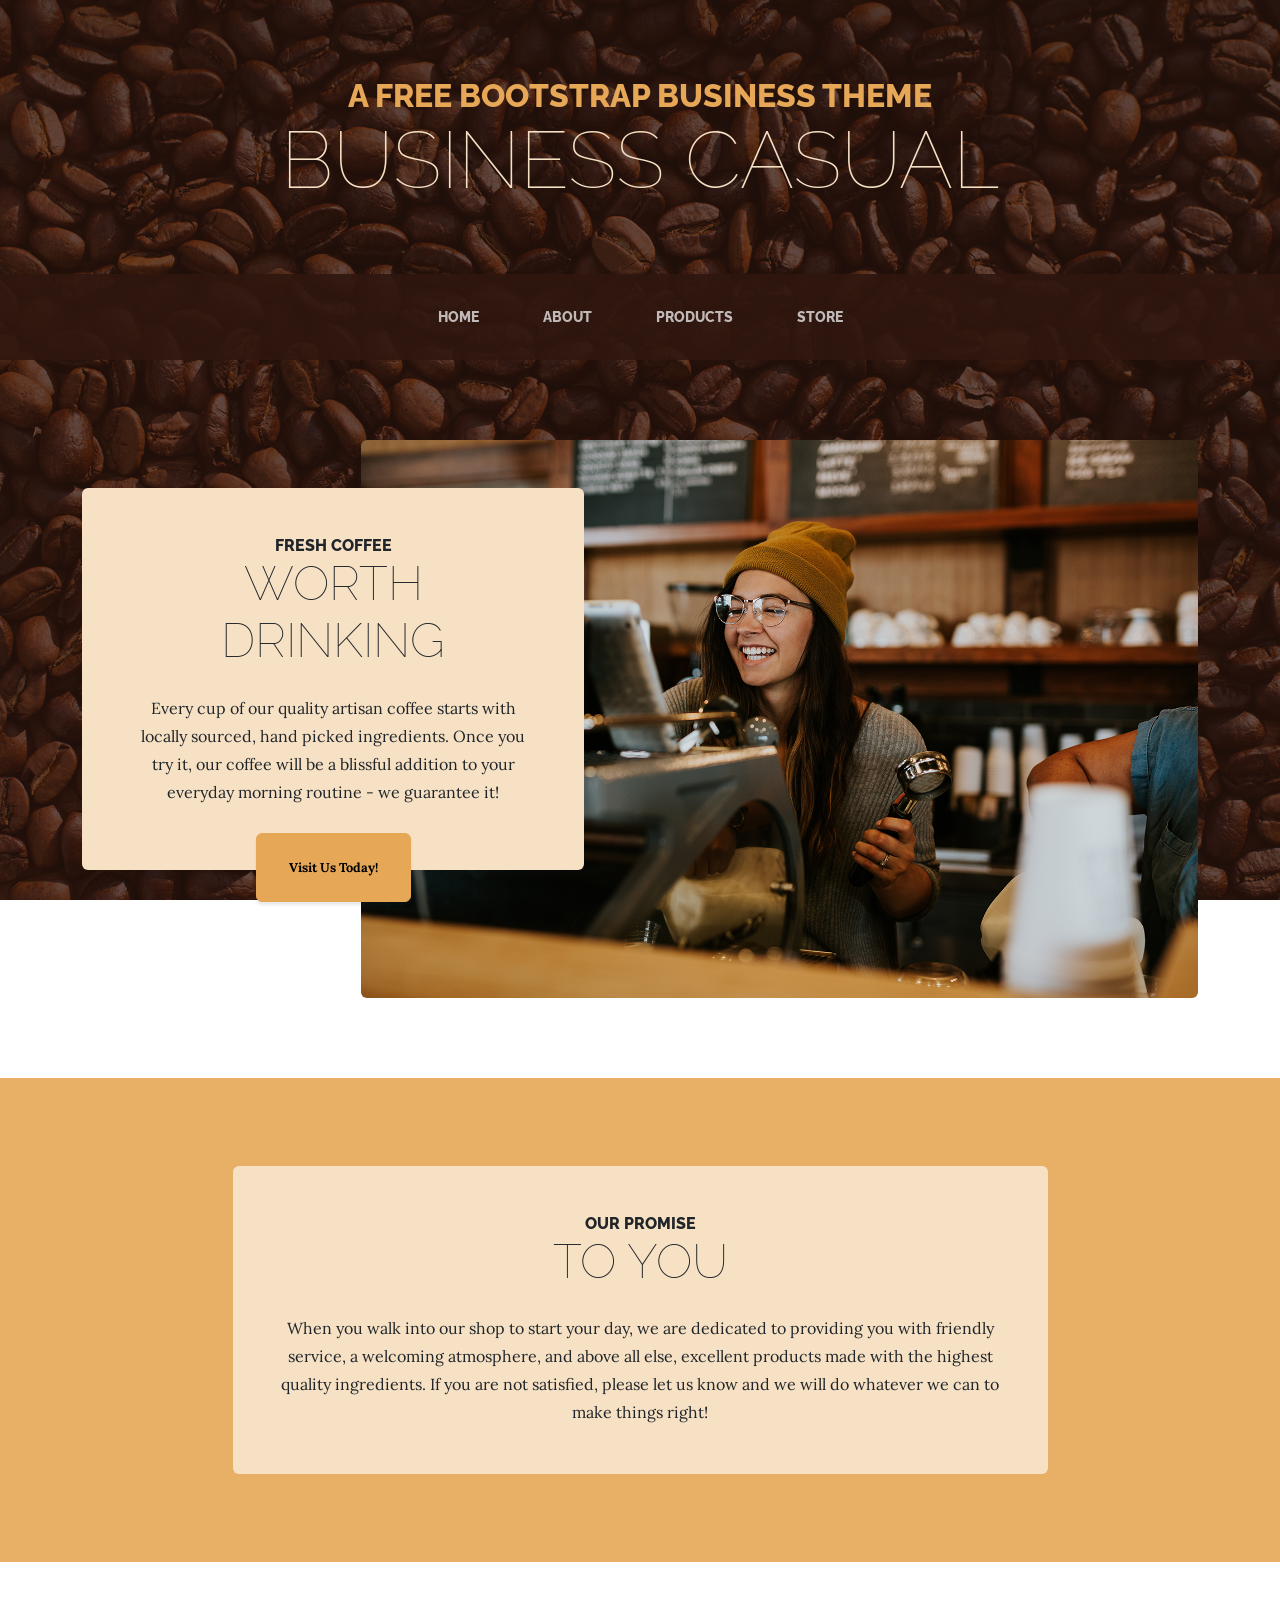
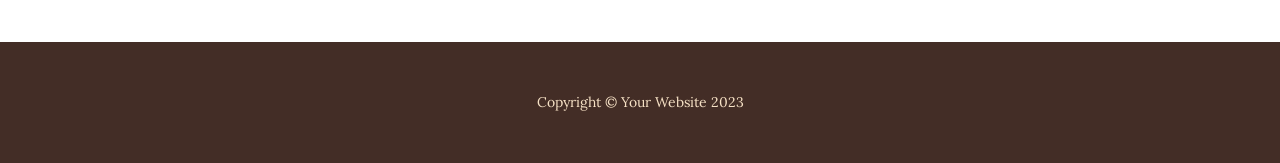
<file: template-original/dist/index.html>
<!DOCTYPE html>
<html lang="en">
    <head>
        <meta charset="utf-8" />
        <meta name="viewport" content="width=device-width, initial-scale=1, shrink-to-fit=no" />
        <meta name="description" content="" />
        <meta name="author" content="" />
        <title>Business Casual - Start Bootstrap Theme</title>
        <link rel="icon" type="image/x-icon" href="assets/favicon.ico" />
        <!-- Google fonts-->
        <link href="https://fonts.googleapis.com/css?family=Raleway:100,100i,200,200i,300,300i,400,400i,500,500i,600,600i,700,700i,800,800i,900,900i" rel="stylesheet" />
        <link href="https://fonts.googleapis.com/css?family=Lora:400,400i,700,700i" rel="stylesheet" />
        <!-- Core theme CSS (includes Bootstrap)-->
        <link href="css/styles.css" rel="stylesheet" />
    </head>
    <body>
        <header>
            <h1 class="site-heading text-center text-faded d-none d-lg-block">
                <span class="site-heading-upper text-primary mb-3">A Free Bootstrap Business Theme</span>
                <span class="site-heading-lower">Business Casual</span>
            </h1>
        </header>
        <!-- Navigation-->
        <nav class="navbar navbar-expand-lg navbar-dark py-lg-4" id="mainNav">
            <div class="container">
                <a class="navbar-brand text-uppercase fw-bold d-lg-none" href="index.html">Start Bootstrap</a>
                <button class="navbar-toggler" type="button" data-bs-toggle="collapse" data-bs-target="#navbarSupportedContent" aria-controls="navbarSupportedContent" aria-expanded="false" aria-label="Toggle navigation"><span class="navbar-toggler-icon"></span></button>
                <div class="collapse navbar-collapse" id="navbarSupportedContent">
                    <ul class="navbar-nav mx-auto">
                        <li class="nav-item px-lg-4"><a class="nav-link text-uppercase" href="index.html">Home</a></li>
                        <li class="nav-item px-lg-4"><a class="nav-link text-uppercase" href="about.html">About</a></li>
                        <li class="nav-item px-lg-4"><a class="nav-link text-uppercase" href="products.html">Products</a></li>
                        <li class="nav-item px-lg-4"><a class="nav-link text-uppercase" href="store.html">Store</a></li>
                    </ul>
                </div>
            </div>
        </nav>
        <section class="page-section clearfix">
            <div class="container">
                <div class="intro">
                    <img class="intro-img img-fluid mb-3 mb-lg-0 rounded" src="assets/img/intro.jpg" alt="..." />
                    <div class="intro-text left-0 text-center bg-faded p-5 rounded">
                        <h2 class="section-heading mb-4">
                            <span class="section-heading-upper">Fresh Coffee</span>
                            <span class="section-heading-lower">Worth Drinking</span>
                        </h2>
                        <p class="mb-3">Every cup of our quality artisan coffee starts with locally sourced, hand picked ingredients. Once you try it, our coffee will be a blissful addition to your everyday morning routine - we guarantee it!</p>
                        <div class="intro-button mx-auto"><a class="btn btn-primary btn-xl" href="#!">Visit Us Today!</a></div>
                    </div>
                </div>
            </div>
        </section>
        <section class="page-section cta">
            <div class="container">
                <div class="row">
                    <div class="col-xl-9 mx-auto">
                        <div class="cta-inner bg-faded text-center rounded">
                            <h2 class="section-heading mb-4">
                                <span class="section-heading-upper">Our Promise</span>
                                <span class="section-heading-lower">To You</span>
                            </h2>
                            <p class="mb-0">When you walk into our shop to start your day, we are dedicated to providing you with friendly service, a welcoming atmosphere, and above all else, excellent products made with the highest quality ingredients. If you are not satisfied, please let us know and we will do whatever we can to make things right!</p>
                        </div>
                    </div>
                </div>
            </div>
        </section>
        <footer class="footer text-faded text-center py-5">
            <div class="container"><p class="m-0 small">Copyright &copy; Your Website 2023</p></div>
        </footer>
        <!-- Bootstrap core JS-->
        <script src="https://cdn.jsdelivr.net/npm/bootstrap@5.2.3/dist/js/bootstrap.bundle.min.js"></script>
        <!-- Core theme JS-->
        <script src="js/scripts.js"></script>
    </body>
</html>
</file>
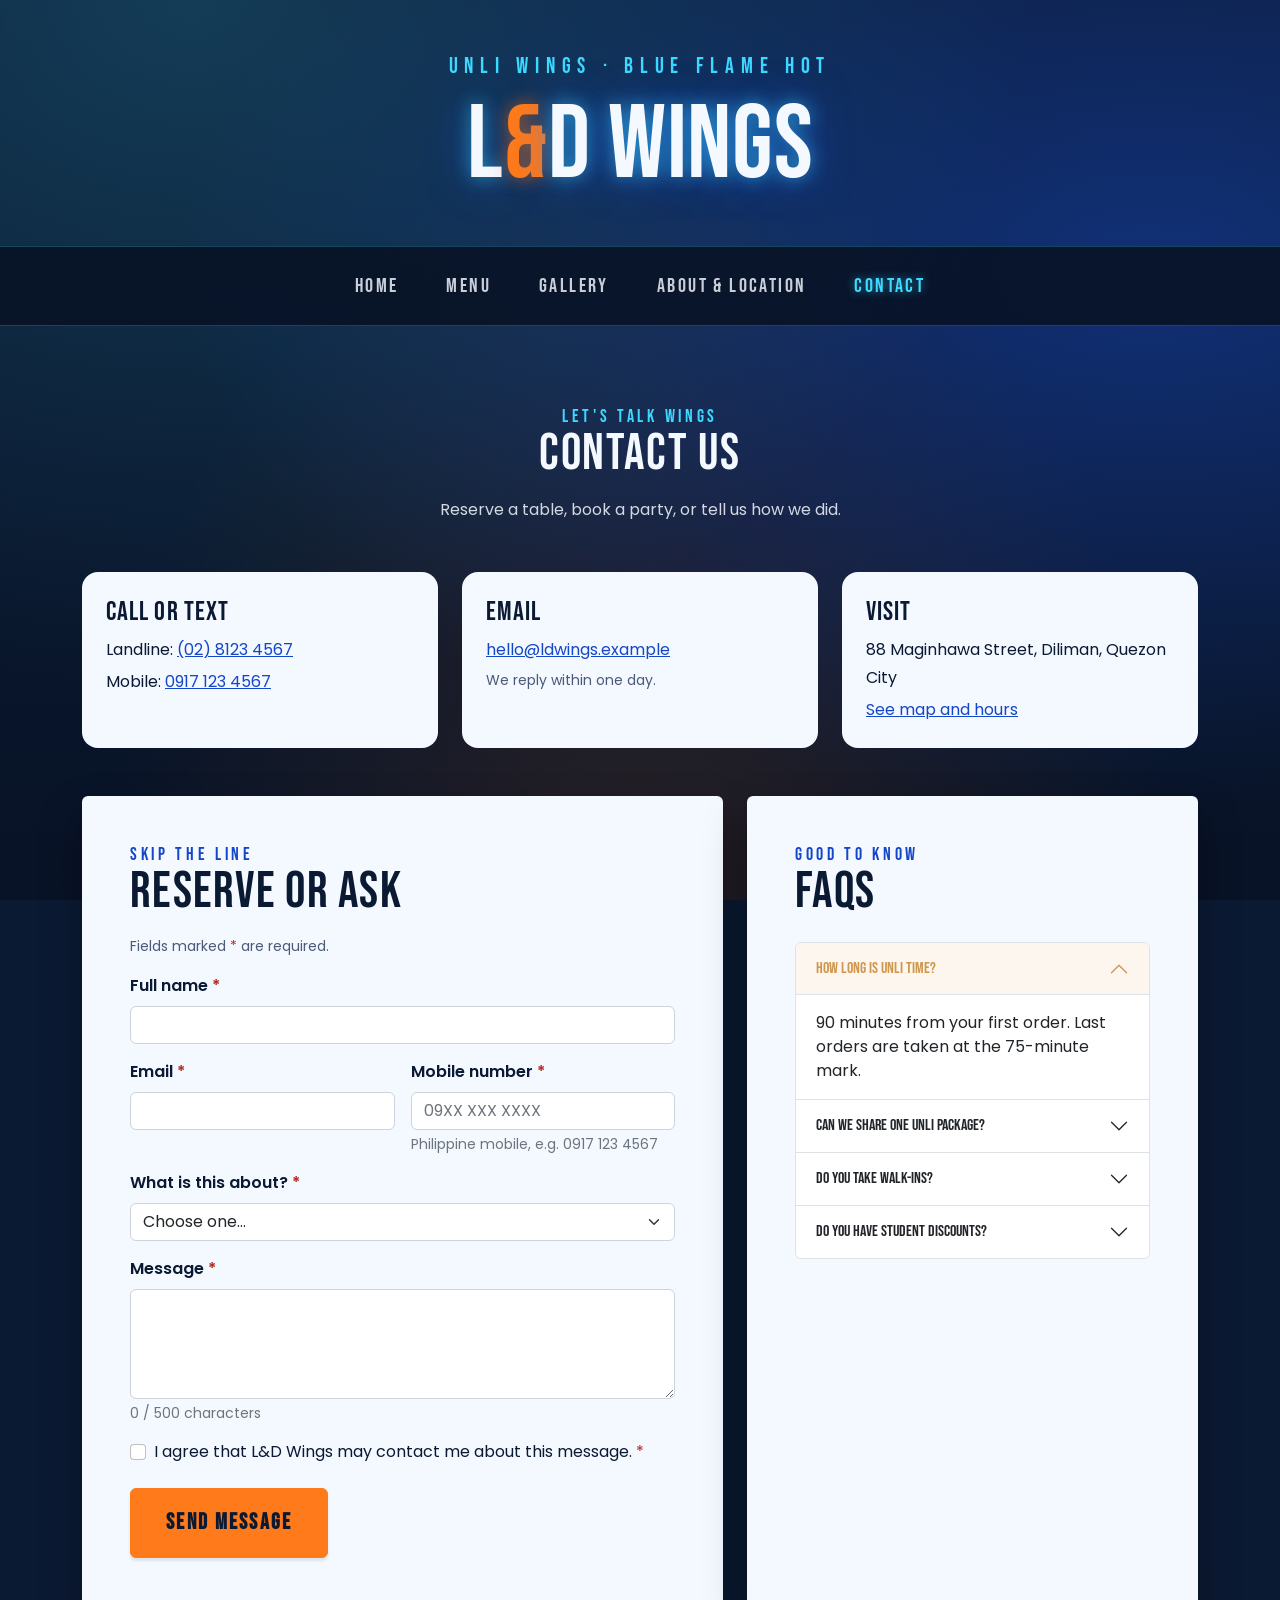
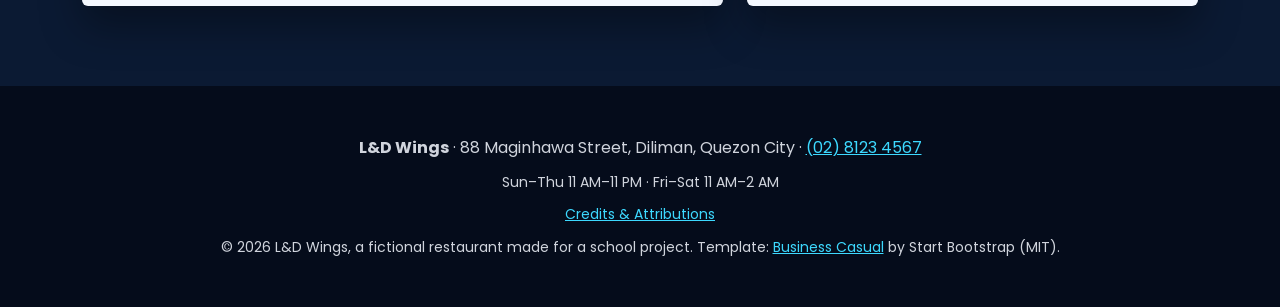
<file: contact.html>
<!DOCTYPE html>
<html lang="en">
    <head>
        <meta charset="utf-8" />
        <meta name="viewport" content="width=device-width, initial-scale=1, shrink-to-fit=no" />
        <meta name="description" content="Contact L&amp;D Wings: reserve a table, ask about events, or send feedback." />
        <meta name="author" content="L&amp;D Wings" />
        <title>Contact | L&amp;D Wings</title>
        <link rel="icon" type="image/svg+xml" href="assets/img/flame.svg" />
        <link rel="preconnect" href="https://fonts.googleapis.com" />
        <link rel="preconnect" href="https://fonts.gstatic.com" crossorigin />
        <link href="https://fonts.googleapis.com/css2?family=Bebas+Neue&amp;family=Poppins:wght@400;600;700&amp;display=swap" rel="stylesheet" />
        <link href="css/styles.css" rel="stylesheet" />
        <link href="css/ldwings.css" rel="stylesheet" />
    </head>
    <body>
        <a class="skip-link" href="#main">Skip to main content</a>
        <header>
            <p class="site-heading text-center d-none d-lg-block" aria-hidden="true">
                <span class="site-heading-upper mb-3">Unli Wings &middot; Blue Flame Hot</span>
                <span class="site-heading-lower">L<span class="flame-amp">&amp;</span>D Wings</span>
            </p>
        </header>
        <nav class="navbar navbar-expand-lg navbar-dark py-lg-3" id="mainNav" aria-label="Main">
            <div class="container">
                <a class="navbar-brand text-uppercase d-lg-none" href="index.html">L<span>&amp;</span>D Wings</a>
                <button class="navbar-toggler" type="button" data-bs-toggle="collapse" data-bs-target="#navbarSupportedContent" aria-controls="navbarSupportedContent" aria-expanded="false" aria-label="Toggle navigation"><span class="navbar-toggler-icon"></span></button>
                <div class="collapse navbar-collapse" id="navbarSupportedContent">
                    <ul class="navbar-nav mx-auto">
                        <li class="nav-item px-lg-3"><a class="nav-link text-uppercase" href="index.html">Home</a></li>
                        <li class="nav-item px-lg-3"><a class="nav-link text-uppercase" href="menu.html">Menu</a></li>
                        <li class="nav-item px-lg-3"><a class="nav-link text-uppercase" href="gallery.html">Gallery</a></li>
                        <li class="nav-item px-lg-3"><a class="nav-link text-uppercase" href="about.html">About &amp; Location</a></li>
                        <li class="nav-item px-lg-3 active"><a class="nav-link text-uppercase" href="contact.html" aria-current="page">Contact</a></li>
                    </ul>
                </div>
            </div>
        </nav>

        <main id="main" tabindex="-1">
            <section class="page-section" aria-labelledby="contact-title">
                <div class="container">
                    <h1 class="section-heading text-center mb-3 section-title-dark" id="contact-title">
                        <span class="section-heading-upper">Let's Talk Wings</span>
                        <span class="section-heading-lower">Contact Us</span>
                    </h1>
                    <p class="text-center text-faded mb-5">Reserve a table, book a party, or tell us how we did.</p>

                    <div class="row g-4 mb-5">
                        <div class="col-md-4">
                            <div class="contact-card">
                                <h2 class="h3">Call or Text</h2>
                                <p class="mb-1">Landline: <a href="tel:+63281234567">(02) 8123 4567</a></p>
                                <p class="mb-0">Mobile: <a href="tel:+639171234567">0917 123 4567</a></p>
                            </div>
                        </div>
                        <div class="col-md-4">
                            <div class="contact-card">
                                <h2 class="h3">Email</h2>
                                <p class="mb-1"><a href="mailto:hello@ldwings.example">hello@ldwings.example</a></p>
                                <p class="mb-0 small" style="color: var(--ld-muted)">We reply within one day.</p>
                            </div>
                        </div>
                        <div class="col-md-4">
                            <div class="contact-card">
                                <h2 class="h3">Visit</h2>
                                <p class="mb-1">88 Maginhawa Street, Diliman, Quezon City</p>
                                <p class="mb-0"><a href="about.html#map-title">See map and hours</a></p>
                            </div>
                        </div>
                    </div>

                    <div class="row g-4">
                        <div class="col-lg-7">
                            <div class="bg-faded rounded p-4 p-lg-5" id="reserve">
                                <h2 class="section-heading mb-3">
                                    <span class="section-heading-upper">Skip the Line</span>
                                    <span class="section-heading-lower">Reserve or Ask</span>
                                </h2>
                                <p class="small" style="color: var(--ld-muted)">Fields marked <span class="required-mark" aria-hidden="true">*</span><span class="visually-hidden">with an asterisk</span> are required.</p>

                                <form id="contactForm" novalidate>
                                    <div class="mb-3">
                                        <label class="form-label" for="name">Full name <span class="required-mark" aria-hidden="true">*</span></label>
                                        <input class="form-control" id="name" name="name" type="text" autocomplete="name" required minlength="2" aria-describedby="name-error" />
                                        <div class="invalid-feedback" id="name-error"></div>
                                    </div>
                                    <div class="row g-3 mb-3">
                                        <div class="col-sm-6">
                                            <label class="form-label" for="email">Email <span class="required-mark" aria-hidden="true">*</span></label>
                                            <input class="form-control" id="email" name="email" type="email" autocomplete="email" required aria-describedby="email-error" />
                                            <div class="invalid-feedback" id="email-error"></div>
                                        </div>
                                        <div class="col-sm-6">
                                            <label class="form-label" for="phone">Mobile number <span class="required-mark" aria-hidden="true">*</span></label>
                                            <input class="form-control" id="phone" name="phone" type="tel" autocomplete="tel" required placeholder="09XX XXX XXXX" aria-describedby="phone-hint phone-error" />
                                            <div class="form-text" id="phone-hint">Philippine mobile, e.g. 0917 123 4567</div>
                                            <div class="invalid-feedback" id="phone-error"></div>
                                        </div>
                                    </div>
                                    <div class="mb-3">
                                        <label class="form-label" for="topic">What is this about? <span class="required-mark" aria-hidden="true">*</span></label>
                                        <select class="form-select" id="topic" name="topic" required aria-describedby="topic-error">
                                            <option value="">Choose one&hellip;</option>
                                            <option value="reservation">Table reservation</option>
                                            <option value="party">Party or event booking</option>
                                            <option value="feedback">Feedback</option>
                                            <option value="other">Something else</option>
                                        </select>
                                        <div class="invalid-feedback" id="topic-error"></div>
                                    </div>
                                    <!-- Shown only for reservations and parties -->
                                    <fieldset class="row g-3 mb-3" id="bookingFields" hidden>
                                        <legend class="visually-hidden">Booking details</legend>
                                        <div class="col-sm-6">
                                            <label class="form-label" for="date">Date <span class="required-mark" aria-hidden="true">*</span></label>
                                            <input class="form-control" id="date" name="date" type="date" aria-describedby="date-error" />
                                            <div class="invalid-feedback" id="date-error"></div>
                                        </div>
                                        <div class="col-sm-6">
                                            <label class="form-label" for="guests">Number of guests <span class="required-mark" aria-hidden="true">*</span></label>
                                            <input class="form-control" id="guests" name="guests" type="number" min="1" max="40" inputmode="numeric" aria-describedby="guests-error" />
                                            <div class="invalid-feedback" id="guests-error"></div>
                                        </div>
                                    </fieldset>
                                    <div class="mb-3">
                                        <label class="form-label" for="message">Message <span class="required-mark" aria-hidden="true">*</span></label>
                                        <textarea class="form-control" id="message" name="message" rows="4" required minlength="10" maxlength="500" aria-describedby="message-count message-error"></textarea>
                                        <div class="form-text" id="message-count">0 / 500 characters</div>
                                        <div class="invalid-feedback" id="message-error"></div>
                                    </div>
                                    <div class="form-check mb-4">
                                        <input class="form-check-input" type="checkbox" id="consent" name="consent" required aria-describedby="consent-error" />
                                        <label class="form-check-label" for="consent">I agree that L&amp;D Wings may contact me about this message. <span class="required-mark" aria-hidden="true">*</span></label>
                                        <div class="invalid-feedback" id="consent-error"></div>
                                    </div>
                                    <button class="btn btn-primary btn-xl" type="submit">Send Message</button>
                                    <div class="form-success mt-4" id="formSuccess" role="status" tabindex="-1" hidden></div>
                                </form>
                            </div>
                        </div>

                        <div class="col-lg-5">
                            <div class="bg-faded rounded p-4 p-lg-5 h-100">
                                <h2 class="section-heading mb-4">
                                    <span class="section-heading-upper">Good to Know</span>
                                    <span class="section-heading-lower">FAQs</span>
                                </h2>
                                <div class="accordion" id="faq">
                                    <div class="accordion-item">
                                        <h3 class="accordion-header" id="faq1-h"><button class="accordion-button" type="button" data-bs-toggle="collapse" data-bs-target="#faq1" aria-expanded="true" aria-controls="faq1">How long is unli time?</button></h3>
                                        <div id="faq1" class="accordion-collapse collapse show" aria-labelledby="faq1-h" data-bs-parent="#faq"><div class="accordion-body">90 minutes from your first order. Last orders are taken at the 75-minute mark.</div></div>
                                    </div>
                                    <div class="accordion-item">
                                        <h3 class="accordion-header" id="faq2-h"><button class="accordion-button collapsed" type="button" data-bs-toggle="collapse" data-bs-target="#faq2" aria-expanded="false" aria-controls="faq2">Can we share one unli package?</button></h3>
                                        <div id="faq2" class="accordion-collapse collapse" aria-labelledby="faq2-h" data-bs-parent="#faq"><div class="accordion-body">Sorry, no. Each guest eating from the unli wings needs their own package. The Barkada Unli is the best deal for groups of four.</div></div>
                                    </div>
                                    <div class="accordion-item">
                                        <h3 class="accordion-header" id="faq3-h"><button class="accordion-button collapsed" type="button" data-bs-toggle="collapse" data-bs-target="#faq3" aria-expanded="false" aria-controls="faq3">Do you take walk-ins?</button></h3>
                                        <div id="faq3" class="accordion-collapse collapse" aria-labelledby="faq3-h" data-bs-parent="#faq"><div class="accordion-body">Yes! Reservations just save you a wait on Fridays, Saturdays and Barkada Tuesdays.</div></div>
                                    </div>
                                    <div class="accordion-item">
                                        <h3 class="accordion-header" id="faq4-h"><button class="accordion-button collapsed" type="button" data-bs-toggle="collapse" data-bs-target="#faq4" aria-expanded="false" aria-controls="faq4">Do you have student discounts?</button></h3>
                                        <div id="faq4" class="accordion-collapse collapse" aria-labelledby="faq4-h" data-bs-parent="#faq"><div class="accordion-body">Show a valid school ID from Monday to Thursday for 10% off any unli package.</div></div>
                                    </div>
                                </div>
                            </div>
                        </div>
                    </div>
                </div>
            </section>
        </main>

        <footer class="footer text-faded text-center py-5">
            <div class="container">
                <p class="mb-2"><strong>L&amp;D Wings</strong> &middot; 88 Maginhawa Street, Diliman, Quezon City &middot; <a href="tel:+63281234567">(02) 8123 4567</a></p>
                <p class="mb-2 small">Sun&ndash;Thu 11 AM&ndash;11 PM &middot; Fri&ndash;Sat 11 AM&ndash;2 AM</p>
                <p class="mb-2 small"><a href="credits.html">Credits &amp; Attributions</a></p>
                <p class="m-0 small">&copy; 2026 L&amp;D Wings, a fictional restaurant made for a school project. Template: <a href="https://startbootstrap.com/theme/business-casual">Business Casual</a> by Start Bootstrap (MIT).</p>
            </div>
        </footer>
        <script src="https://cdn.jsdelivr.net/npm/bootstrap@5.2.3/dist/js/bootstrap.bundle.min.js"></script>
        <script src="js/main.js"></script>
    </body>
</html>
</file>
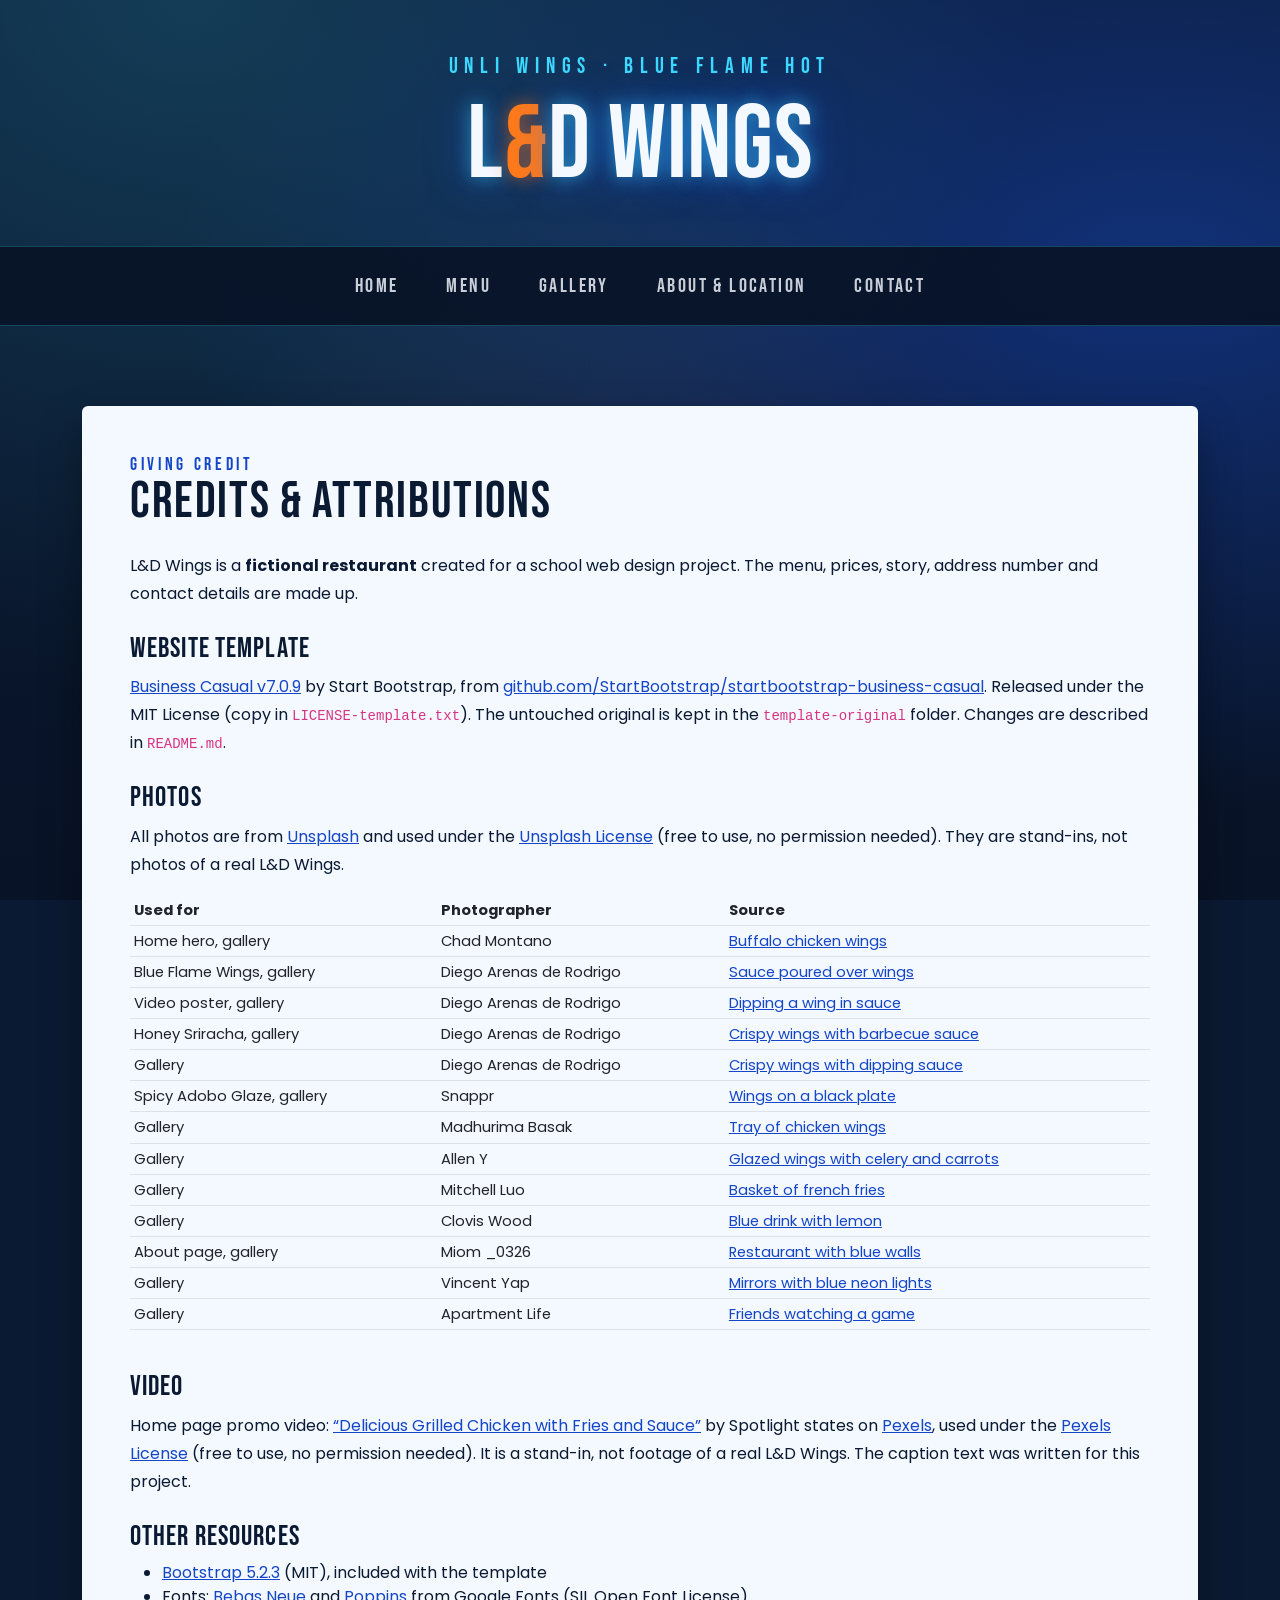
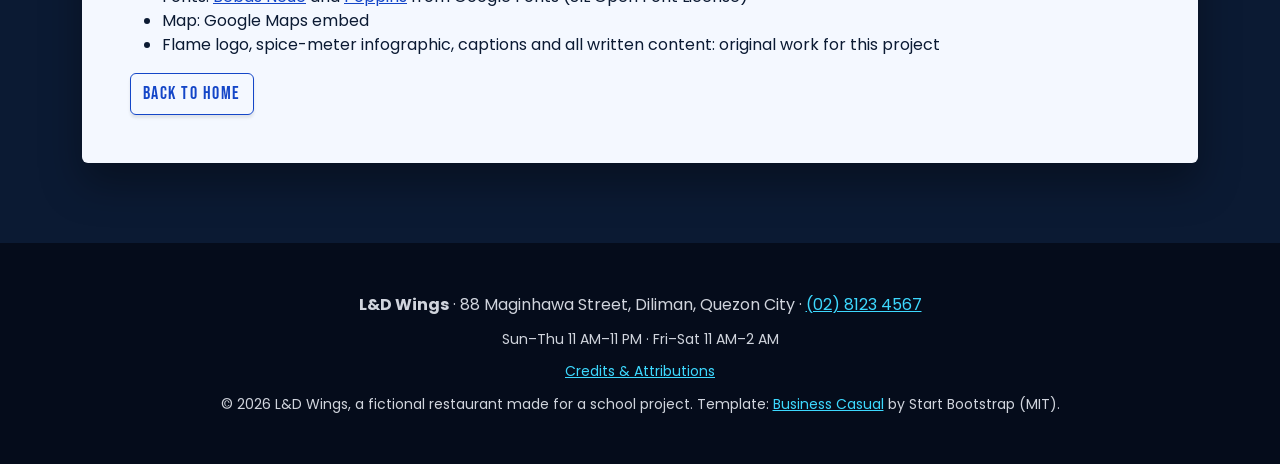
<file: credits.html>
<!DOCTYPE html>
<html lang="en">
    <head>
        <meta charset="utf-8" />
        <meta name="viewport" content="width=device-width, initial-scale=1, shrink-to-fit=no" />
        <meta name="description" content="Credits and attributions for the L&amp;D Wings website: template, photos, fonts and libraries." />
        <meta name="author" content="L&amp;D Wings" />
        <title>Credits | L&amp;D Wings</title>
        <link rel="icon" type="image/svg+xml" href="assets/img/flame.svg" />
        <link rel="preconnect" href="https://fonts.googleapis.com" />
        <link rel="preconnect" href="https://fonts.gstatic.com" crossorigin />
        <link href="https://fonts.googleapis.com/css2?family=Bebas+Neue&amp;family=Poppins:wght@400;600;700&amp;display=swap" rel="stylesheet" />
        <link href="css/styles.css" rel="stylesheet" />
        <link href="css/ldwings.css" rel="stylesheet" />
    </head>
    <body>
        <a class="skip-link" href="#main">Skip to main content</a>
        <header>
            <p class="site-heading text-center d-none d-lg-block" aria-hidden="true">
                <span class="site-heading-upper mb-3">Unli Wings &middot; Blue Flame Hot</span>
                <span class="site-heading-lower">L<span class="flame-amp">&amp;</span>D Wings</span>
            </p>
        </header>
        <nav class="navbar navbar-expand-lg navbar-dark py-lg-3" id="mainNav" aria-label="Main">
            <div class="container">
                <a class="navbar-brand text-uppercase d-lg-none" href="index.html">L<span>&amp;</span>D Wings</a>
                <button class="navbar-toggler" type="button" data-bs-toggle="collapse" data-bs-target="#navbarSupportedContent" aria-controls="navbarSupportedContent" aria-expanded="false" aria-label="Toggle navigation"><span class="navbar-toggler-icon"></span></button>
                <div class="collapse navbar-collapse" id="navbarSupportedContent">
                    <ul class="navbar-nav mx-auto">
                        <li class="nav-item px-lg-3"><a class="nav-link text-uppercase" href="index.html">Home</a></li>
                        <li class="nav-item px-lg-3"><a class="nav-link text-uppercase" href="menu.html">Menu</a></li>
                        <li class="nav-item px-lg-3"><a class="nav-link text-uppercase" href="gallery.html">Gallery</a></li>
                        <li class="nav-item px-lg-3"><a class="nav-link text-uppercase" href="about.html">About &amp; Location</a></li>
                        <li class="nav-item px-lg-3"><a class="nav-link text-uppercase" href="contact.html">Contact</a></li>
                    </ul>
                </div>
            </div>
        </nav>

        <main id="main" tabindex="-1">
            <section class="page-section">
                <div class="container">
                    <div class="bg-faded rounded p-4 p-lg-5">
                        <h1 class="section-heading mb-4">
                            <span class="section-heading-upper">Giving Credit</span>
                            <span class="section-heading-lower">Credits &amp; Attributions</span>
                        </h1>
                        <p>L&amp;D Wings is a <strong>fictional restaurant</strong> created for a school web design project. The menu, prices, story, address number and contact details are made up.</p>

                        <h2 class="h3 mt-4">Website template</h2>
                        <p><a href="https://startbootstrap.com/theme/business-casual">Business Casual v7.0.9</a> by Start Bootstrap, from <a href="https://github.com/StartBootstrap/startbootstrap-business-casual">github.com/StartBootstrap/startbootstrap-business-casual</a>. Released under the MIT License (copy in <code>LICENSE-template.txt</code>). The untouched original is kept in the <code>template-original</code> folder. Changes are described in <code>README.md</code>.</p>

                        <h2 class="h3 mt-4">Photos</h2>
                        <p>All photos are from <a href="https://unsplash.com">Unsplash</a> and used under the <a href="https://unsplash.com/license">Unsplash License</a> (free to use, no permission needed). They are stand-ins, not photos of a real L&amp;D Wings.</p>
                        <div class="table-responsive">
                            <table class="table table-sm credits-table">
                                <thead><tr><th scope="col">Used for</th><th scope="col">Photographer</th><th scope="col">Source</th></tr></thead>
                                <tbody>
                                    <tr><td>Home hero, gallery</td><td>Chad Montano</td><td><a href="https://unsplash.com/photos/gE28aTnlqJA">Buffalo chicken wings</a></td></tr>
                                    <tr><td>Blue Flame Wings, gallery</td><td>Diego Arenas de Rodrigo</td><td><a href="https://unsplash.com/photos/uavpWQQz8nQ">Sauce poured over wings</a></td></tr>
                                    <tr><td>Video poster, gallery</td><td>Diego Arenas de Rodrigo</td><td><a href="https://unsplash.com/photos/MtrylXnOK-U">Dipping a wing in sauce</a></td></tr>
                                    <tr><td>Honey Sriracha, gallery</td><td>Diego Arenas de Rodrigo</td><td><a href="https://unsplash.com/photos/3ZTF8_zVIeU">Crispy wings with barbecue sauce</a></td></tr>
                                    <tr><td>Gallery</td><td>Diego Arenas de Rodrigo</td><td><a href="https://unsplash.com/photos/Qx7XfoUnsU0">Crispy wings with dipping sauce</a></td></tr>
                                    <tr><td>Spicy Adobo Glaze, gallery</td><td>Snappr</td><td><a href="https://unsplash.com/photos/-7xpgPVH8bw">Wings on a black plate</a></td></tr>
                                    <tr><td>Gallery</td><td>Madhurima Basak</td><td><a href="https://unsplash.com/photos/R25pvpErlsI">Tray of chicken wings</a></td></tr>
                                    <tr><td>Gallery</td><td>Allen Y</td><td><a href="https://unsplash.com/photos/QFtgs9cJoWo">Glazed wings with celery and carrots</a></td></tr>
                                    <tr><td>Gallery</td><td>Mitchell Luo</td><td><a href="https://unsplash.com/photos/ChXHveqrb28">Basket of french fries</a></td></tr>
                                    <tr><td>Gallery</td><td>Clovis Wood</td><td><a href="https://unsplash.com/photos/iUtcVxqxkPk">Blue drink with lemon</a></td></tr>
                                    <tr><td>About page, gallery</td><td>Miom _0326</td><td><a href="https://unsplash.com/photos/3xPur8mbrp0">Restaurant with blue walls</a></td></tr>
                                    <tr><td>Gallery</td><td>Vincent Yap</td><td><a href="https://unsplash.com/photos/3vlrwfiFgHw">Mirrors with blue neon lights</a></td></tr>
                                    <tr><td>Gallery</td><td>Apartment Life</td><td><a href="https://unsplash.com/photos/fNH9-MP2ueI">Friends watching a game</a></td></tr>
                                </tbody>
                            </table>
                        </div>

                        <h2 class="h3 mt-4">Video</h2>
                        <p>Home page promo video: <a href="https://www.pexels.com/video/delicious-grilled-chicken-with-fries-and-sauce-39195772/">&ldquo;Delicious Grilled Chicken with Fries and Sauce&rdquo;</a> by Spotlight states on <a href="https://www.pexels.com">Pexels</a>, used under the <a href="https://www.pexels.com/license/">Pexels License</a> (free to use, no permission needed). It is a stand-in, not footage of a real L&amp;D Wings. The caption text was written for this project.</p>

                        <h2 class="h3 mt-4">Other resources</h2>
                        <ul>
                            <li><a href="https://getbootstrap.com">Bootstrap 5.2.3</a> (MIT), included with the template</li>
                            <li>Fonts: <a href="https://fonts.google.com/specimen/Bebas+Neue">Bebas Neue</a> and <a href="https://fonts.google.com/specimen/Poppins">Poppins</a> from Google Fonts (SIL Open Font License)</li>
                            <li>Map: Google Maps embed</li>
                            <li>Flame logo, spice-meter infographic, captions and all written content: original work for this project</li>
                        </ul>
                        <p class="mb-0"><a class="btn btn-outline-blue" href="index.html">Back to Home</a></p>
                    </div>
                </div>
            </section>
        </main>

        <footer class="footer text-faded text-center py-5">
            <div class="container">
                <p class="mb-2"><strong>L&amp;D Wings</strong> &middot; 88 Maginhawa Street, Diliman, Quezon City &middot; <a href="tel:+63281234567">(02) 8123 4567</a></p>
                <p class="mb-2 small">Sun&ndash;Thu 11 AM&ndash;11 PM &middot; Fri&ndash;Sat 11 AM&ndash;2 AM</p>
                <p class="mb-2 small"><a href="credits.html" aria-current="page">Credits &amp; Attributions</a></p>
                <p class="m-0 small">&copy; 2026 L&amp;D Wings, a fictional restaurant made for a school project. Template: <a href="https://startbootstrap.com/theme/business-casual">Business Casual</a> by Start Bootstrap (MIT).</p>
            </div>
        </footer>
        <script src="https://cdn.jsdelivr.net/npm/bootstrap@5.2.3/dist/js/bootstrap.bundle.min.js"></script>
        <script src="js/main.js"></script>
    </body>
</html>
</file>
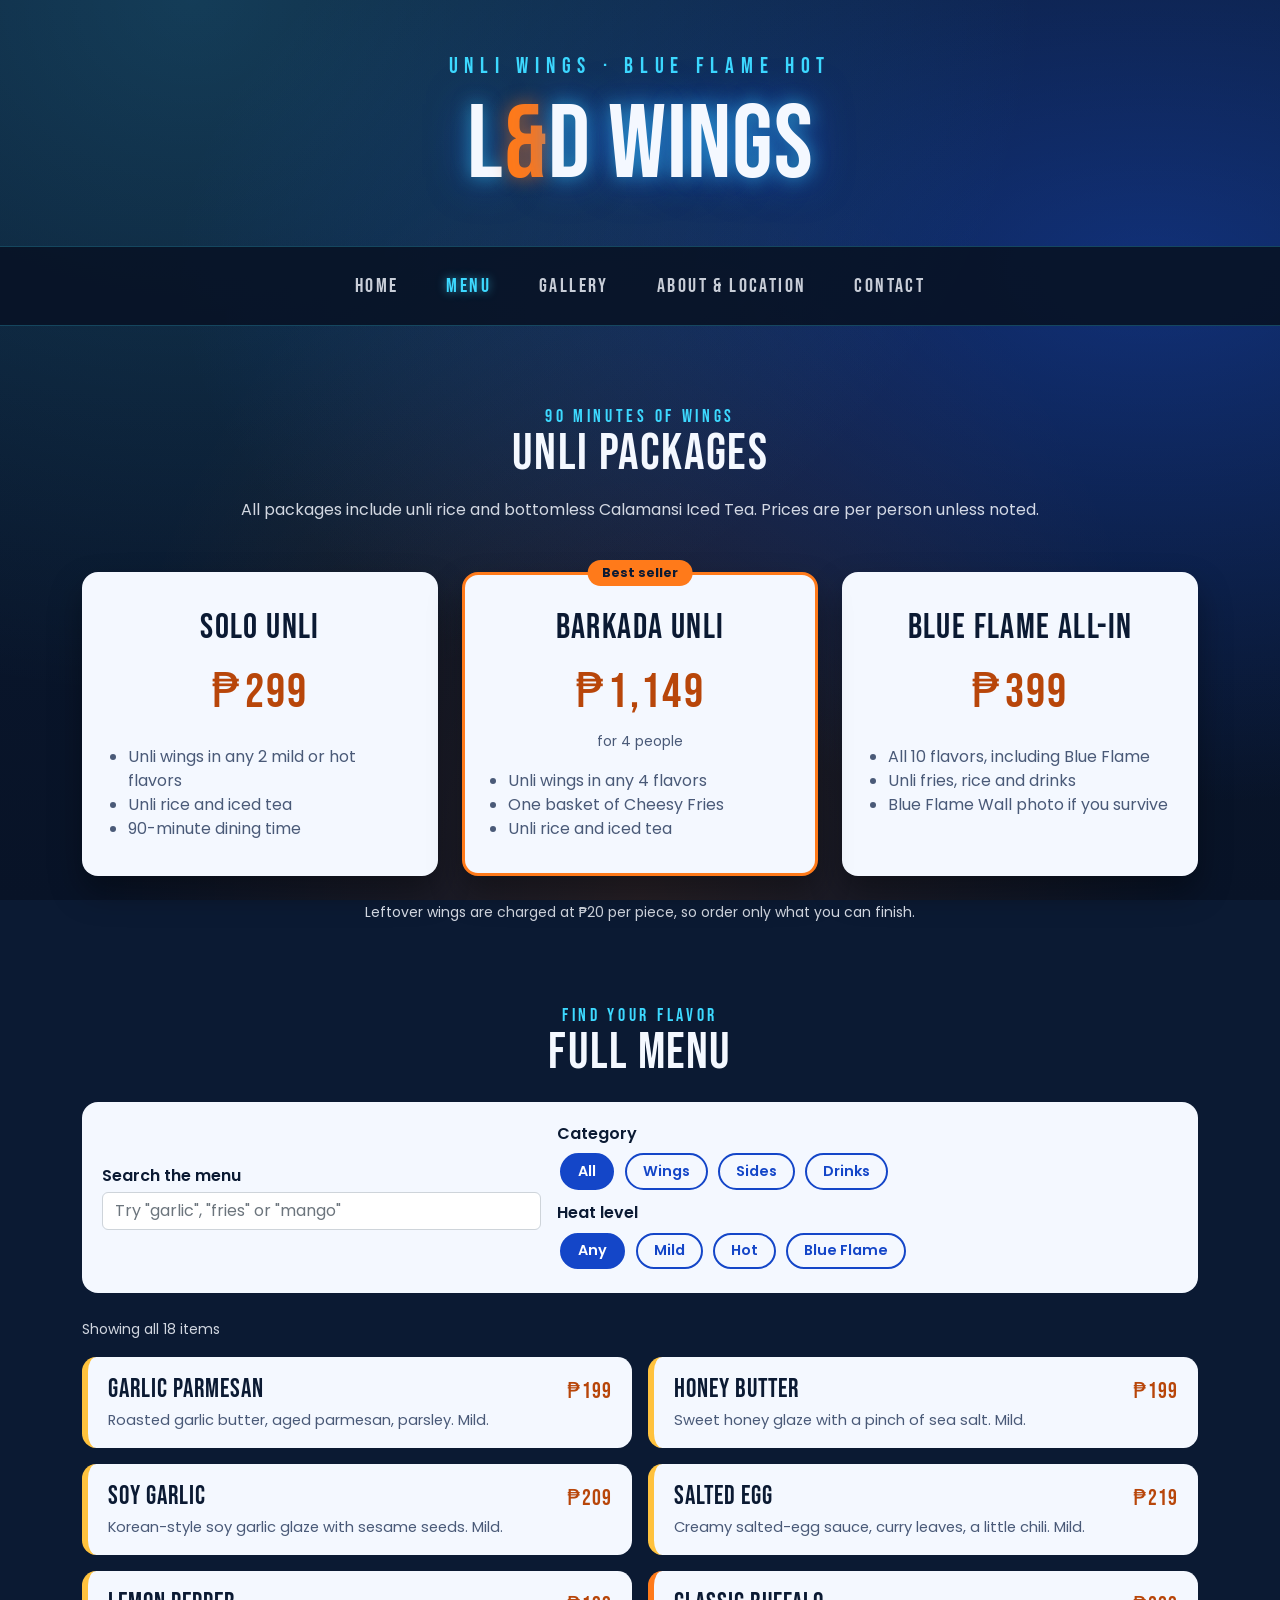
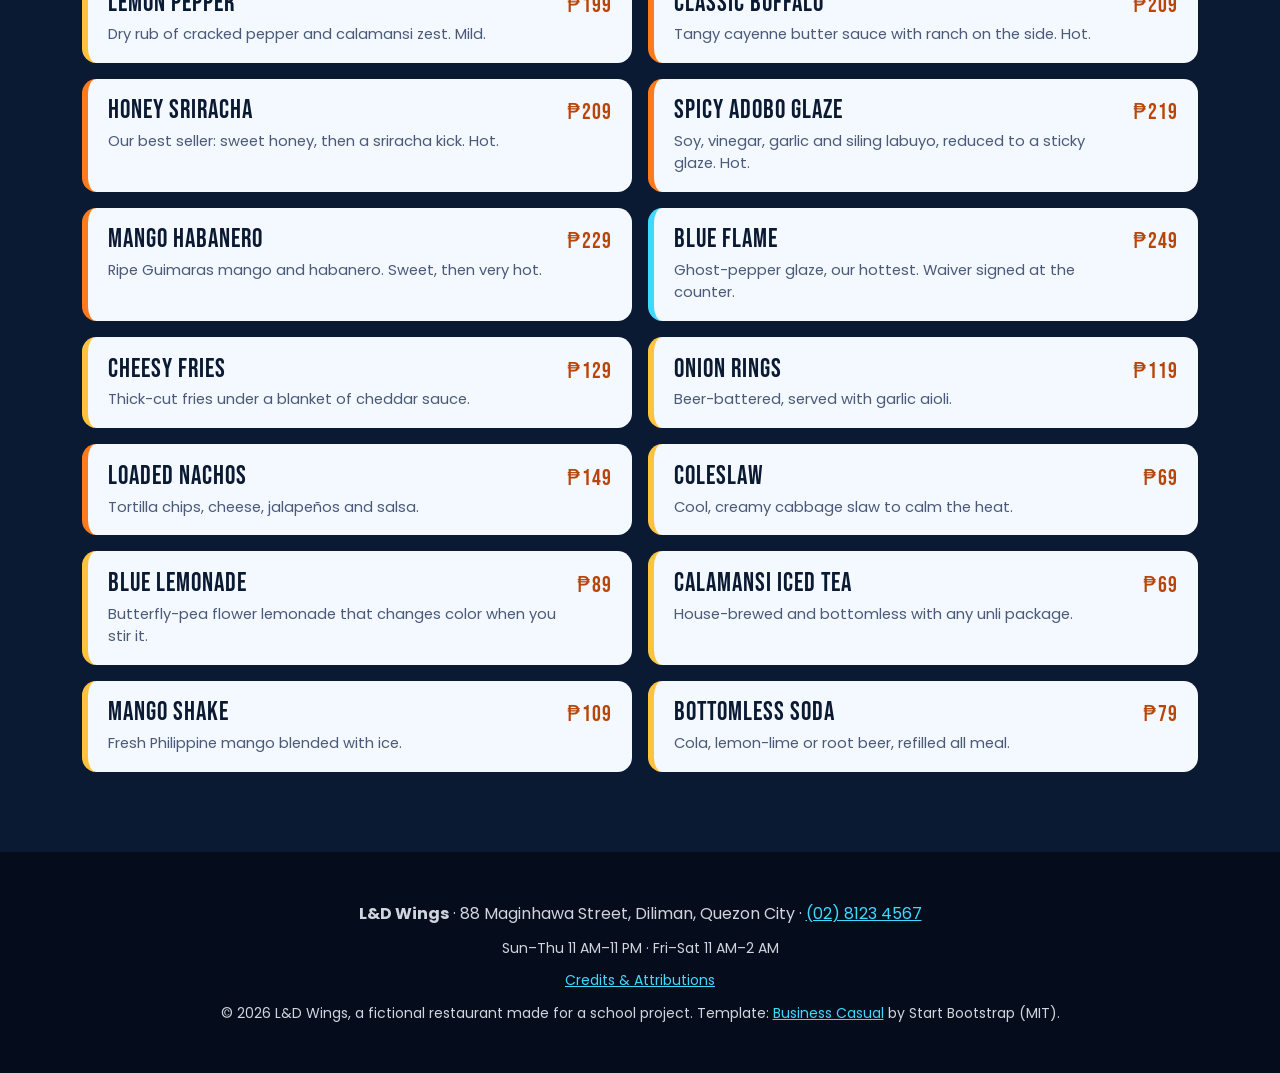
<file: menu.html>
<!DOCTYPE html>
<html lang="en">
    <head>
        <meta charset="utf-8" />
        <meta name="viewport" content="width=device-width, initial-scale=1, shrink-to-fit=no" />
        <meta name="description" content="L&amp;D Wings menu: unli wings packages, 10 wing flavors from mild to Blue Flame, sides and drinks." />
        <meta name="author" content="L&amp;D Wings" />
        <title>Menu | L&amp;D Wings</title>
        <link rel="icon" type="image/svg+xml" href="assets/img/flame.svg" />
        <link rel="preconnect" href="https://fonts.googleapis.com" />
        <link rel="preconnect" href="https://fonts.gstatic.com" crossorigin />
        <link href="https://fonts.googleapis.com/css2?family=Bebas+Neue&amp;family=Poppins:wght@400;600;700&amp;display=swap" rel="stylesheet" />
        <link href="css/styles.css" rel="stylesheet" />
        <link href="css/ldwings.css" rel="stylesheet" />
    </head>
    <body>
        <a class="skip-link" href="#main">Skip to main content</a>
        <header>
            <p class="site-heading text-center d-none d-lg-block" aria-hidden="true">
                <span class="site-heading-upper mb-3">Unli Wings &middot; Blue Flame Hot</span>
                <span class="site-heading-lower">L<span class="flame-amp">&amp;</span>D Wings</span>
            </p>
        </header>
        <nav class="navbar navbar-expand-lg navbar-dark py-lg-3" id="mainNav" aria-label="Main">
            <div class="container">
                <a class="navbar-brand text-uppercase d-lg-none" href="index.html">L<span>&amp;</span>D Wings</a>
                <button class="navbar-toggler" type="button" data-bs-toggle="collapse" data-bs-target="#navbarSupportedContent" aria-controls="navbarSupportedContent" aria-expanded="false" aria-label="Toggle navigation"><span class="navbar-toggler-icon"></span></button>
                <div class="collapse navbar-collapse" id="navbarSupportedContent">
                    <ul class="navbar-nav mx-auto">
                        <li class="nav-item px-lg-3"><a class="nav-link text-uppercase" href="index.html">Home</a></li>
                        <li class="nav-item px-lg-3 active"><a class="nav-link text-uppercase" href="menu.html" aria-current="page">Menu</a></li>
                        <li class="nav-item px-lg-3"><a class="nav-link text-uppercase" href="gallery.html">Gallery</a></li>
                        <li class="nav-item px-lg-3"><a class="nav-link text-uppercase" href="about.html">About &amp; Location</a></li>
                        <li class="nav-item px-lg-3"><a class="nav-link text-uppercase" href="contact.html">Contact</a></li>
                    </ul>
                </div>
            </div>
        </nav>

        <main id="main" tabindex="-1">
            <!-- Unli packages -->
            <section class="page-section" aria-labelledby="packages-title">
                <div class="container">
                    <h1 class="section-heading text-center mb-3 section-title-dark" id="packages-title">
                        <span class="section-heading-upper">90 Minutes of Wings</span>
                        <span class="section-heading-lower">Unli Packages</span>
                    </h1>
                    <p class="text-center text-faded mb-5">All packages include unli rice and bottomless Calamansi Iced Tea. Prices are per person unless noted.</p>
                    <div class="row g-4 justify-content-center">
                        <div class="col-md-6 col-lg-4">
                            <div class="package-card">
                                <h2 class="h3">Solo Unli</h2>
                                <span class="price-tag">&#8369;299</span>
                                <ul class="mt-3 mb-0">
                                    <li>Unli wings in any 2 mild or hot flavors</li>
                                    <li>Unli rice and iced tea</li>
                                    <li>90-minute dining time</li>
                                </ul>
                            </div>
                        </div>
                        <div class="col-md-6 col-lg-4">
                            <div class="package-card featured">
                                <h2 class="h3">Barkada Unli</h2>
                                <span class="price-tag">&#8369;1,149</span>
                                <p class="small mb-0" style="color: var(--ld-muted)">for 4 people</p>
                                <ul class="mt-3 mb-0">
                                    <li>Unli wings in any 4 flavors</li>
                                    <li>One basket of Cheesy Fries</li>
                                    <li>Unli rice and iced tea</li>
                                </ul>
                            </div>
                        </div>
                        <div class="col-md-6 col-lg-4">
                            <div class="package-card">
                                <h2 class="h3">Blue Flame All-In</h2>
                                <span class="price-tag">&#8369;399</span>
                                <ul class="mt-3 mb-0">
                                    <li>All 10 flavors, including Blue Flame</li>
                                    <li>Unli fries, rice and drinks</li>
                                    <li>Blue Flame Wall photo if you survive</li>
                                </ul>
                            </div>
                        </div>
                    </div>
                    <p class="text-center text-faded small mt-4 mb-0">Leftover wings are charged at &#8369;20 per piece, so order only what you can finish.</p>
                </div>
            </section>

            <!-- Searchable, filterable menu -->
            <section class="page-section" aria-labelledby="flavors-title" id="flavors">
                <div class="container">
                    <h2 class="section-heading text-center mb-4 section-title-dark" id="flavors-title">
                        <span class="section-heading-upper">Find Your Flavor</span>
                        <span class="section-heading-lower">Full Menu</span>
                    </h2>

                    <div class="menu-tools mb-4">
                        <div class="row g-3 align-items-center">
                            <div class="col-lg-5">
                                <label class="form-label mb-1" for="menuSearch">Search the menu</label>
                                <input class="form-control" type="search" id="menuSearch" placeholder="Try &quot;garlic&quot;, &quot;fries&quot; or &quot;mango&quot;" autocomplete="off" />
                            </div>
                            <div class="col-lg-7">
                                <div class="mb-1 fw-semibold" id="categoryLabel">Category</div>
                                <div role="group" aria-labelledby="categoryLabel" data-filter-group="category">
                                    <button type="button" class="filter-btn" data-filter="all" aria-pressed="true">All</button>
                                    <button type="button" class="filter-btn" data-filter="wings" aria-pressed="false">Wings</button>
                                    <button type="button" class="filter-btn" data-filter="sides" aria-pressed="false">Sides</button>
                                    <button type="button" class="filter-btn" data-filter="drinks" aria-pressed="false">Drinks</button>
                                </div>
                                <div class="mt-2 mb-1 fw-semibold" id="heatLabel">Heat level</div>
                                <div role="group" aria-labelledby="heatLabel" data-filter-group="heat">
                                    <button type="button" class="filter-btn" data-filter="all" aria-pressed="true">Any</button>
                                    <button type="button" class="filter-btn" data-filter="mild" aria-pressed="false">Mild</button>
                                    <button type="button" class="filter-btn" data-filter="hot" aria-pressed="false">Hot</button>
                                    <button type="button" class="filter-btn" data-filter="blue" aria-pressed="false">Blue Flame</button>
                                </div>
                            </div>
                        </div>
                    </div>
                    <p class="text-faded small" id="menuCount" role="status" aria-live="polite">Showing all 18 items</p>

                    <div class="row g-3" id="menuList">
                        <!-- Wings -->
                        <div class="col-md-6" data-menu-item data-category="wings" data-heat="mild"><div class="menu-item" data-heat="mild"><div><h3>Garlic Parmesan</h3><p>Roasted garlic butter, aged parmesan, parsley. Mild.</p></div><span class="price-tag">&#8369;199</span></div></div>
                        <div class="col-md-6" data-menu-item data-category="wings" data-heat="mild"><div class="menu-item" data-heat="mild"><div><h3>Honey Butter</h3><p>Sweet honey glaze with a pinch of sea salt. Mild.</p></div><span class="price-tag">&#8369;199</span></div></div>
                        <div class="col-md-6" data-menu-item data-category="wings" data-heat="mild"><div class="menu-item" data-heat="mild"><div><h3>Soy Garlic</h3><p>Korean-style soy garlic glaze with sesame seeds. Mild.</p></div><span class="price-tag">&#8369;209</span></div></div>
                        <div class="col-md-6" data-menu-item data-category="wings" data-heat="mild"><div class="menu-item" data-heat="mild"><div><h3>Salted Egg</h3><p>Creamy salted-egg sauce, curry leaves, a little chili. Mild.</p></div><span class="price-tag">&#8369;219</span></div></div>
                        <div class="col-md-6" data-menu-item data-category="wings" data-heat="mild"><div class="menu-item" data-heat="mild"><div><h3>Lemon Pepper</h3><p>Dry rub of cracked pepper and calamansi zest. Mild.</p></div><span class="price-tag">&#8369;199</span></div></div>
                        <div class="col-md-6" data-menu-item data-category="wings" data-heat="hot"><div class="menu-item" data-heat="hot"><div><h3>Classic Buffalo</h3><p>Tangy cayenne butter sauce with ranch on the side. Hot.</p></div><span class="price-tag">&#8369;209</span></div></div>
                        <div class="col-md-6" data-menu-item data-category="wings" data-heat="hot"><div class="menu-item" data-heat="hot"><div><h3>Honey Sriracha</h3><p>Our best seller: sweet honey, then a sriracha kick. Hot.</p></div><span class="price-tag">&#8369;209</span></div></div>
                        <div class="col-md-6" data-menu-item data-category="wings" data-heat="hot"><div class="menu-item" data-heat="hot"><div><h3>Spicy Adobo Glaze</h3><p>Soy, vinegar, garlic and siling labuyo, reduced to a sticky glaze. Hot.</p></div><span class="price-tag">&#8369;219</span></div></div>
                        <div class="col-md-6" data-menu-item data-category="wings" data-heat="hot"><div class="menu-item" data-heat="hot"><div><h3>Mango Habanero</h3><p>Ripe Guimaras mango and habanero. Sweet, then very hot.</p></div><span class="price-tag">&#8369;229</span></div></div>
                        <div class="col-md-6" data-menu-item data-category="wings" data-heat="blue"><div class="menu-item" data-heat="blue"><div><h3>Blue Flame</h3><p>Ghost-pepper glaze, our hottest. Waiver signed at the counter.</p></div><span class="price-tag">&#8369;249</span></div></div>
                        <!-- Sides -->
                        <div class="col-md-6" data-menu-item data-category="sides" data-heat="mild"><div class="menu-item" data-heat="mild"><div><h3>Cheesy Fries</h3><p>Thick-cut fries under a blanket of cheddar sauce.</p></div><span class="price-tag">&#8369;129</span></div></div>
                        <div class="col-md-6" data-menu-item data-category="sides" data-heat="mild"><div class="menu-item" data-heat="mild"><div><h3>Onion Rings</h3><p>Beer-battered, served with garlic aioli.</p></div><span class="price-tag">&#8369;119</span></div></div>
                        <div class="col-md-6" data-menu-item data-category="sides" data-heat="hot"><div class="menu-item" data-heat="hot"><div><h3>Loaded Nachos</h3><p>Tortilla chips, cheese, jalape&ntilde;os and salsa.</p></div><span class="price-tag">&#8369;149</span></div></div>
                        <div class="col-md-6" data-menu-item data-category="sides" data-heat="mild"><div class="menu-item" data-heat="mild"><div><h3>Coleslaw</h3><p>Cool, creamy cabbage slaw to calm the heat.</p></div><span class="price-tag">&#8369;69</span></div></div>
                        <!-- Drinks -->
                        <div class="col-md-6" data-menu-item data-category="drinks" data-heat="mild"><div class="menu-item" data-heat="mild"><div><h3>Blue Lemonade</h3><p>Butterfly-pea flower lemonade that changes color when you stir it.</p></div><span class="price-tag">&#8369;89</span></div></div>
                        <div class="col-md-6" data-menu-item data-category="drinks" data-heat="mild"><div class="menu-item" data-heat="mild"><div><h3>Calamansi Iced Tea</h3><p>House-brewed and bottomless with any unli package.</p></div><span class="price-tag">&#8369;69</span></div></div>
                        <div class="col-md-6" data-menu-item data-category="drinks" data-heat="mild"><div class="menu-item" data-heat="mild"><div><h3>Mango Shake</h3><p>Fresh Philippine mango blended with ice.</p></div><span class="price-tag">&#8369;109</span></div></div>
                        <div class="col-md-6" data-menu-item data-category="drinks" data-heat="mild"><div class="menu-item" data-heat="mild"><div><h3>Bottomless Soda</h3><p>Cola, lemon-lime or root beer, refilled all meal.</p></div><span class="price-tag">&#8369;79</span></div></div>
                    </div>
                    <p class="menu-empty text-center mt-4" id="menuEmpty" hidden>No items match. Try another word or clear the filters.</p>
                </div>
            </section>
        </main>

        <footer class="footer text-faded text-center py-5">
            <div class="container">
                <p class="mb-2"><strong>L&amp;D Wings</strong> &middot; 88 Maginhawa Street, Diliman, Quezon City &middot; <a href="tel:+63281234567">(02) 8123 4567</a></p>
                <p class="mb-2 small">Sun&ndash;Thu 11 AM&ndash;11 PM &middot; Fri&ndash;Sat 11 AM&ndash;2 AM</p>
                <p class="mb-2 small"><a href="credits.html">Credits &amp; Attributions</a></p>
                <p class="m-0 small">&copy; 2026 L&amp;D Wings, a fictional restaurant made for a school project. Template: <a href="https://startbootstrap.com/theme/business-casual">Business Casual</a> by Start Bootstrap (MIT).</p>
            </div>
        </footer>
        <script src="https://cdn.jsdelivr.net/npm/bootstrap@5.2.3/dist/js/bootstrap.bundle.min.js"></script>
        <script src="js/main.js"></script>
    </body>
</html>
</file>
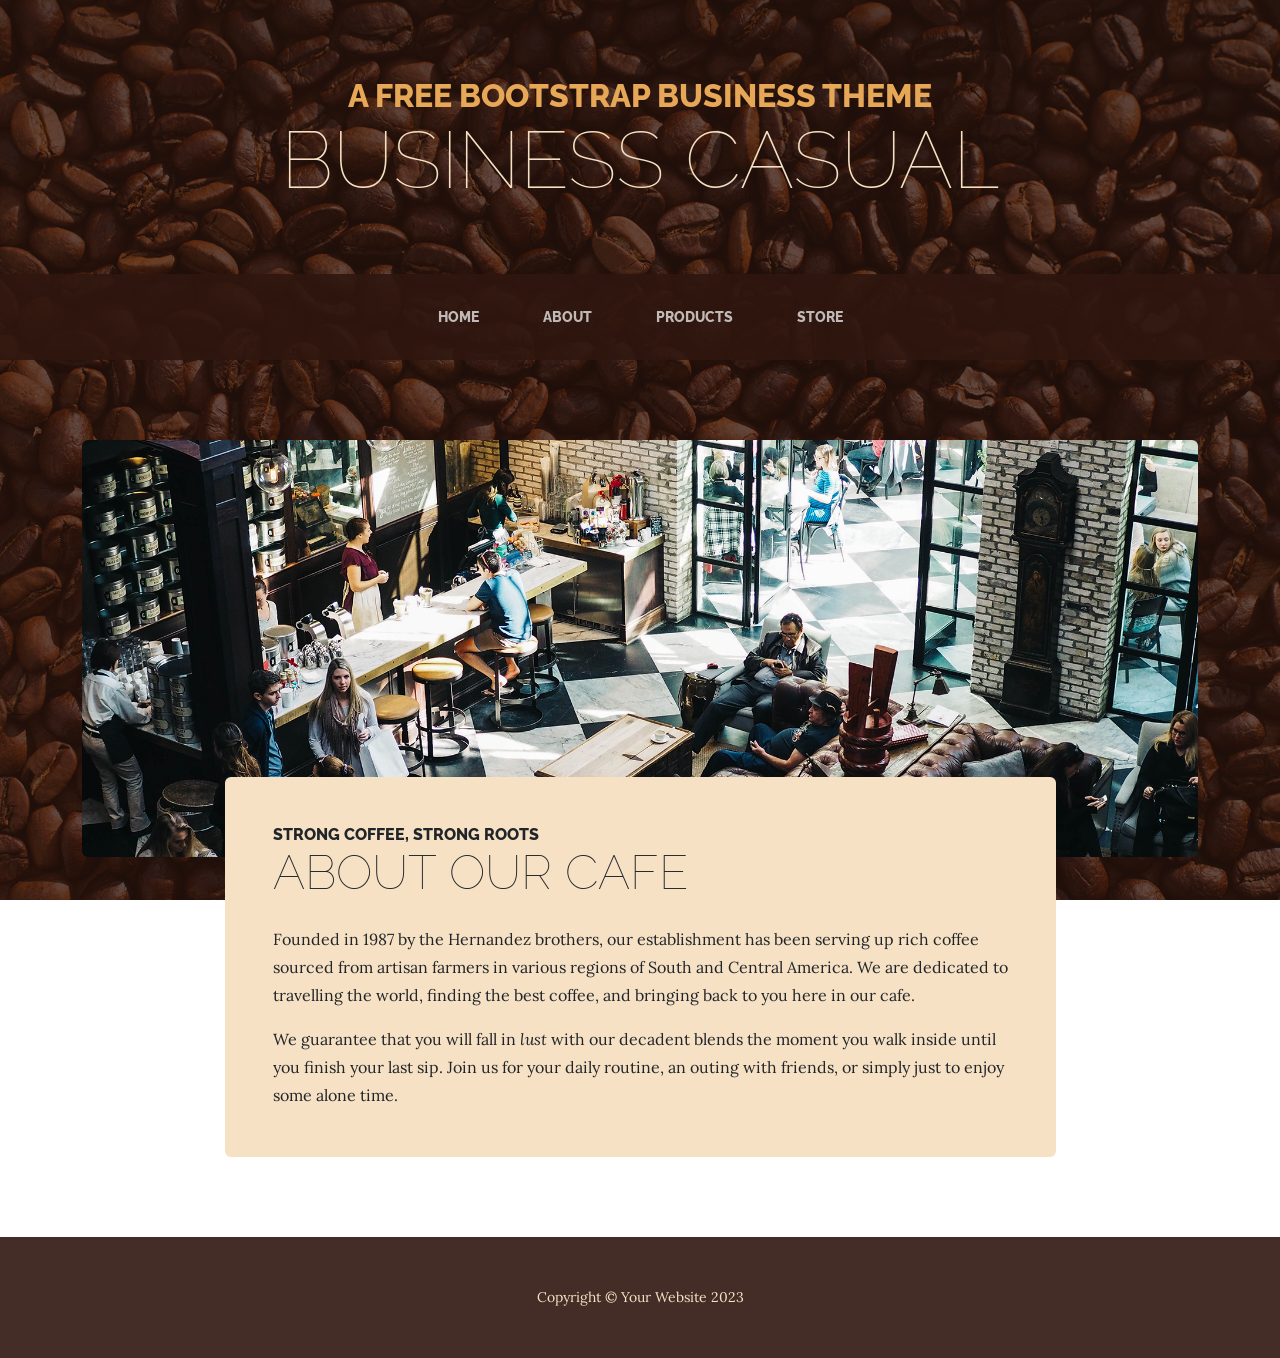
<file: template-original/dist/about.html>
<!DOCTYPE html>
<html lang="en">
    <head>
        <meta charset="utf-8" />
        <meta name="viewport" content="width=device-width, initial-scale=1, shrink-to-fit=no" />
        <meta name="description" content="" />
        <meta name="author" content="" />
        <title>Business Casual - Start Bootstrap Theme</title>
        <link rel="icon" type="image/x-icon" href="assets/favicon.ico" />
        <!-- Google fonts-->
        <link href="https://fonts.googleapis.com/css?family=Raleway:100,100i,200,200i,300,300i,400,400i,500,500i,600,600i,700,700i,800,800i,900,900i" rel="stylesheet" />
        <link href="https://fonts.googleapis.com/css?family=Lora:400,400i,700,700i" rel="stylesheet" />
        <!-- Core theme CSS (includes Bootstrap)-->
        <link href="css/styles.css" rel="stylesheet" />
    </head>
    <body>
        <header>
            <h1 class="site-heading text-center text-faded d-none d-lg-block">
                <span class="site-heading-upper text-primary mb-3">A Free Bootstrap Business Theme</span>
                <span class="site-heading-lower">Business Casual</span>
            </h1>
        </header>
        <!-- Navigation-->
        <nav class="navbar navbar-expand-lg navbar-dark py-lg-4" id="mainNav">
            <div class="container">
                <a class="navbar-brand text-uppercase fw-bold d-lg-none" href="index.html">Start Bootstrap</a>
                <button class="navbar-toggler" type="button" data-bs-toggle="collapse" data-bs-target="#navbarSupportedContent" aria-controls="navbarSupportedContent" aria-expanded="false" aria-label="Toggle navigation"><span class="navbar-toggler-icon"></span></button>
                <div class="collapse navbar-collapse" id="navbarSupportedContent">
                    <ul class="navbar-nav mx-auto">
                        <li class="nav-item px-lg-4"><a class="nav-link text-uppercase" href="index.html">Home</a></li>
                        <li class="nav-item px-lg-4"><a class="nav-link text-uppercase" href="about.html">About</a></li>
                        <li class="nav-item px-lg-4"><a class="nav-link text-uppercase" href="products.html">Products</a></li>
                        <li class="nav-item px-lg-4"><a class="nav-link text-uppercase" href="store.html">Store</a></li>
                    </ul>
                </div>
            </div>
        </nav>
        <section class="page-section about-heading">
            <div class="container">
                <img class="img-fluid rounded about-heading-img mb-3 mb-lg-0" src="assets/img/about.jpg" alt="..." />
                <div class="about-heading-content">
                    <div class="row">
                        <div class="col-xl-9 col-lg-10 mx-auto">
                            <div class="bg-faded rounded p-5">
                                <h2 class="section-heading mb-4">
                                    <span class="section-heading-upper">Strong Coffee, Strong Roots</span>
                                    <span class="section-heading-lower">About Our Cafe</span>
                                </h2>
                                <p>Founded in 1987 by the Hernandez brothers, our establishment has been serving up rich coffee sourced from artisan farmers in various regions of South and Central America. We are dedicated to travelling the world, finding the best coffee, and bringing back to you here in our cafe.</p>
                                <p class="mb-0">
                                    We guarantee that you will fall in
                                    <em>lust</em>
                                    with our decadent blends the moment you walk inside until you finish your last sip. Join us for your daily routine, an outing with friends, or simply just to enjoy some alone time.
                                </p>
                            </div>
                        </div>
                    </div>
                </div>
            </div>
        </section>
        <footer class="footer text-faded text-center py-5">
            <div class="container"><p class="m-0 small">Copyright &copy; Your Website 2023</p></div>
        </footer>
        <!-- Bootstrap core JS-->
        <script src="https://cdn.jsdelivr.net/npm/bootstrap@5.2.3/dist/js/bootstrap.bundle.min.js"></script>
        <!-- Core theme JS-->
        <script src="js/scripts.js"></script>
    </body>
</html>
</file>
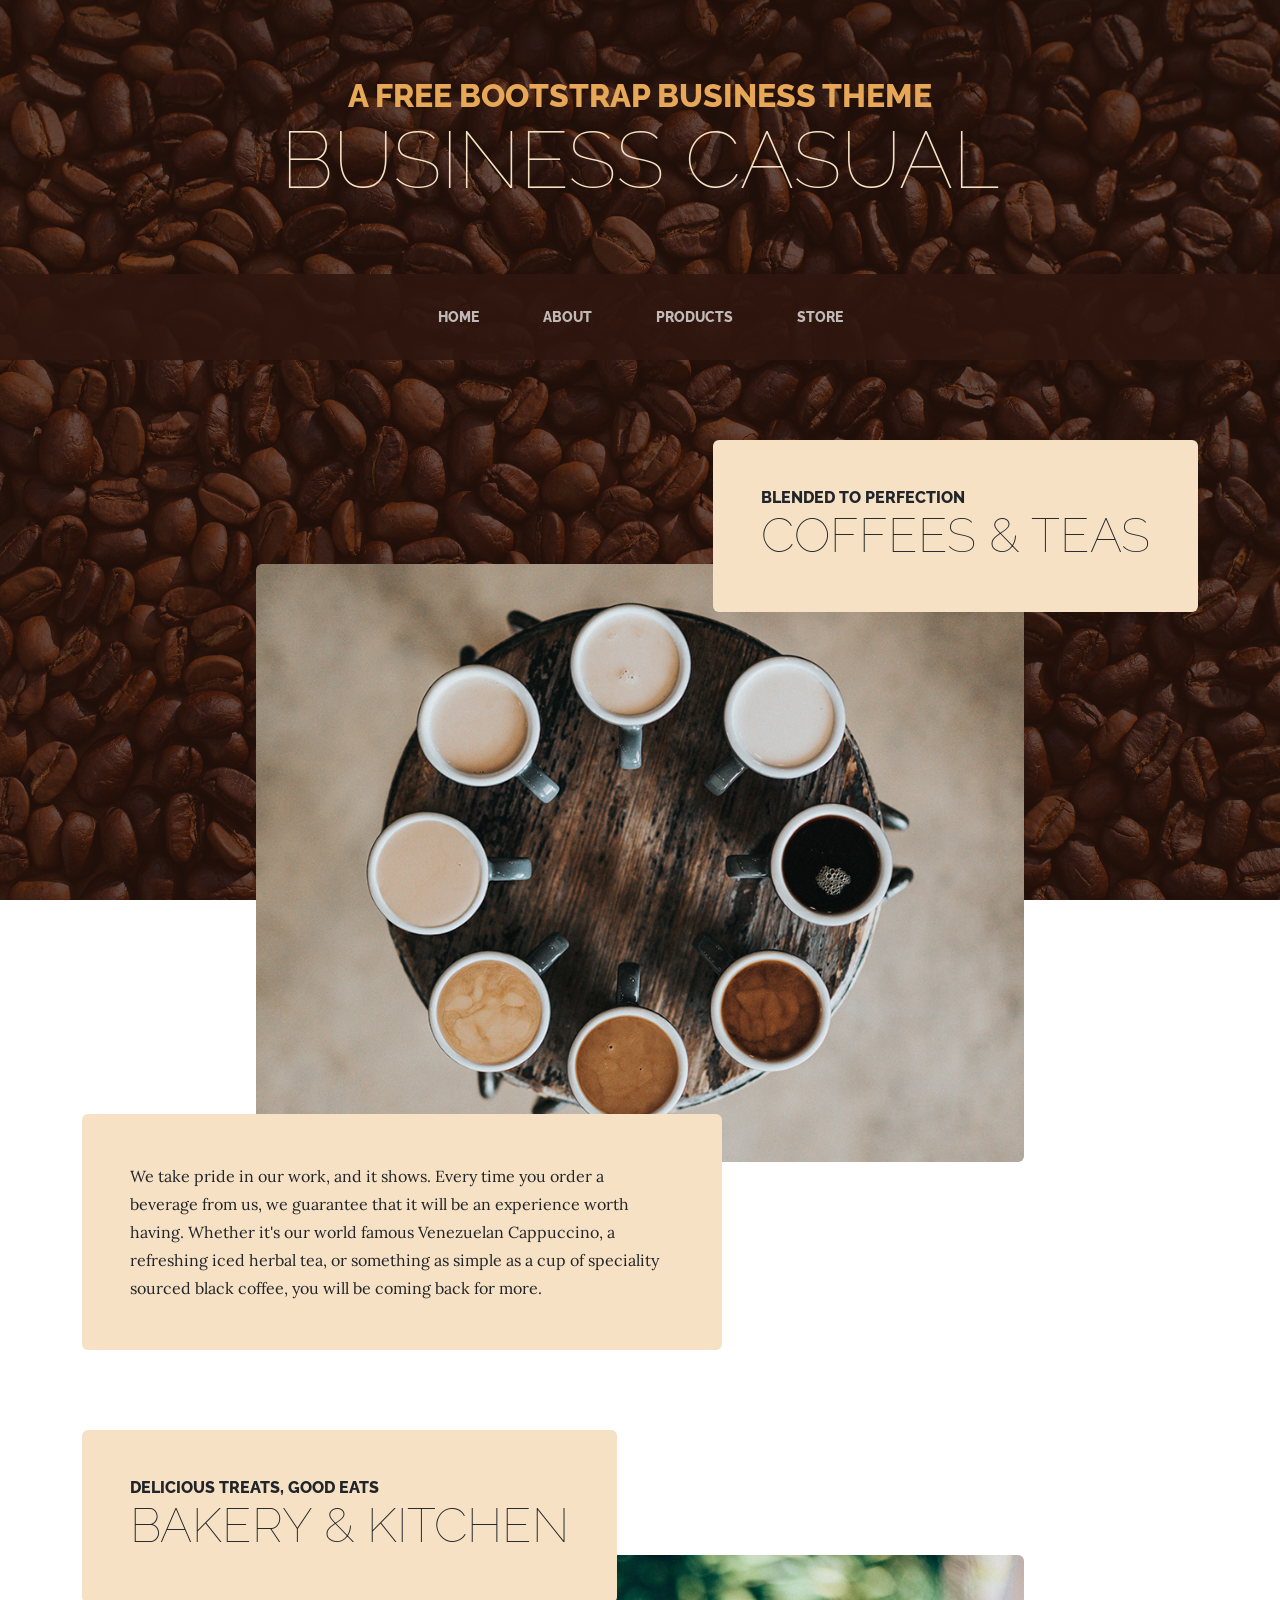
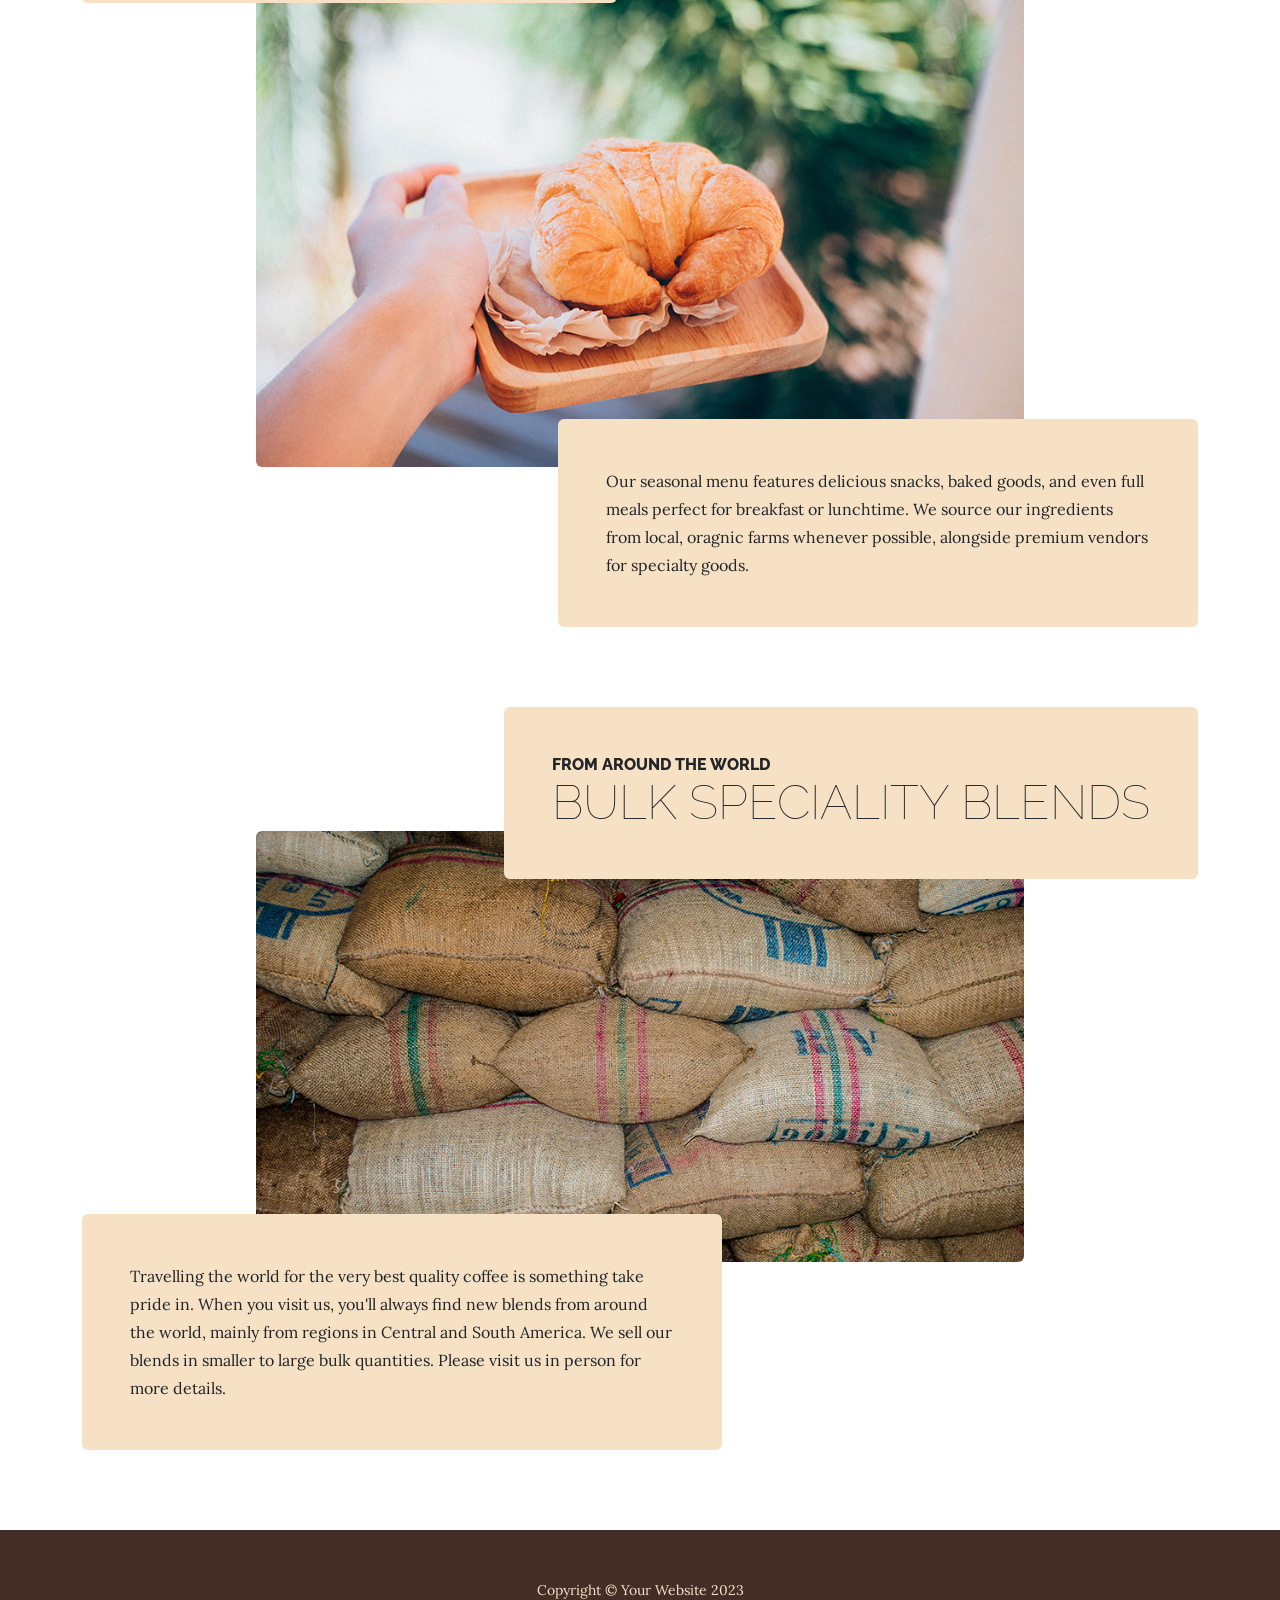
<file: template-original/dist/products.html>
<!DOCTYPE html>
<html lang="en">
    <head>
        <meta charset="utf-8" />
        <meta name="viewport" content="width=device-width, initial-scale=1, shrink-to-fit=no" />
        <meta name="description" content="" />
        <meta name="author" content="" />
        <title>Business Casual - Start Bootstrap Theme</title>
        <link rel="icon" type="image/x-icon" href="assets/favicon.ico" />
        <!-- Google fonts-->
        <link href="https://fonts.googleapis.com/css?family=Raleway:100,100i,200,200i,300,300i,400,400i,500,500i,600,600i,700,700i,800,800i,900,900i" rel="stylesheet" />
        <link href="https://fonts.googleapis.com/css?family=Lora:400,400i,700,700i" rel="stylesheet" />
        <!-- Core theme CSS (includes Bootstrap)-->
        <link href="css/styles.css" rel="stylesheet" />
    </head>
    <body>
        <header>
            <h1 class="site-heading text-center text-faded d-none d-lg-block">
                <span class="site-heading-upper text-primary mb-3">A Free Bootstrap Business Theme</span>
                <span class="site-heading-lower">Business Casual</span>
            </h1>
        </header>
        <!-- Navigation-->
        <nav class="navbar navbar-expand-lg navbar-dark py-lg-4" id="mainNav">
            <div class="container">
                <a class="navbar-brand text-uppercase fw-bold d-lg-none" href="index.html">Start Bootstrap</a>
                <button class="navbar-toggler" type="button" data-bs-toggle="collapse" data-bs-target="#navbarSupportedContent" aria-controls="navbarSupportedContent" aria-expanded="false" aria-label="Toggle navigation"><span class="navbar-toggler-icon"></span></button>
                <div class="collapse navbar-collapse" id="navbarSupportedContent">
                    <ul class="navbar-nav mx-auto">
                        <li class="nav-item px-lg-4"><a class="nav-link text-uppercase" href="index.html">Home</a></li>
                        <li class="nav-item px-lg-4"><a class="nav-link text-uppercase" href="about.html">About</a></li>
                        <li class="nav-item px-lg-4"><a class="nav-link text-uppercase" href="products.html">Products</a></li>
                        <li class="nav-item px-lg-4"><a class="nav-link text-uppercase" href="store.html">Store</a></li>
                    </ul>
                </div>
            </div>
        </nav>
        <section class="page-section">
            <div class="container">
                <div class="product-item">
                    <div class="product-item-title d-flex">
                        <div class="bg-faded p-5 d-flex ms-auto rounded">
                            <h2 class="section-heading mb-0">
                                <span class="section-heading-upper">Blended to Perfection</span>
                                <span class="section-heading-lower">Coffees & Teas</span>
                            </h2>
                        </div>
                    </div>
                    <img class="product-item-img mx-auto d-flex rounded img-fluid mb-3 mb-lg-0" src="assets/img/products-01.jpg" alt="..." />
                    <div class="product-item-description d-flex me-auto">
                        <div class="bg-faded p-5 rounded"><p class="mb-0">We take pride in our work, and it shows. Every time you order a beverage from us, we guarantee that it will be an experience worth having. Whether it's our world famous Venezuelan Cappuccino, a refreshing iced herbal tea, or something as simple as a cup of speciality sourced black coffee, you will be coming back for more.</p></div>
                    </div>
                </div>
            </div>
        </section>
        <section class="page-section">
            <div class="container">
                <div class="product-item">
                    <div class="product-item-title d-flex">
                        <div class="bg-faded p-5 d-flex me-auto rounded">
                            <h2 class="section-heading mb-0">
                                <span class="section-heading-upper">Delicious Treats, Good Eats</span>
                                <span class="section-heading-lower">Bakery & Kitchen</span>
                            </h2>
                        </div>
                    </div>
                    <img class="product-item-img mx-auto d-flex rounded img-fluid mb-3 mb-lg-0" src="assets/img/products-02.jpg" alt="..." />
                    <div class="product-item-description d-flex ms-auto">
                        <div class="bg-faded p-5 rounded"><p class="mb-0">Our seasonal menu features delicious snacks, baked goods, and even full meals perfect for breakfast or lunchtime. We source our ingredients from local, oragnic farms whenever possible, alongside premium vendors for specialty goods.</p></div>
                    </div>
                </div>
            </div>
        </section>
        <section class="page-section">
            <div class="container">
                <div class="product-item">
                    <div class="product-item-title d-flex">
                        <div class="bg-faded p-5 d-flex ms-auto rounded">
                            <h2 class="section-heading mb-0">
                                <span class="section-heading-upper">From Around the World</span>
                                <span class="section-heading-lower">Bulk Speciality Blends</span>
                            </h2>
                        </div>
                    </div>
                    <img class="product-item-img mx-auto d-flex rounded img-fluid mb-3 mb-lg-0" src="assets/img/products-03.jpg" alt="..." />
                    <div class="product-item-description d-flex me-auto">
                        <div class="bg-faded p-5 rounded"><p class="mb-0">Travelling the world for the very best quality coffee is something take pride in. When you visit us, you'll always find new blends from around the world, mainly from regions in Central and South America. We sell our blends in smaller to large bulk quantities. Please visit us in person for more details.</p></div>
                    </div>
                </div>
            </div>
        </section>
        <footer class="footer text-faded text-center py-5">
            <div class="container"><p class="m-0 small">Copyright &copy; Your Website 2023</p></div>
        </footer>
        <!-- Bootstrap core JS-->
        <script src="https://cdn.jsdelivr.net/npm/bootstrap@5.2.3/dist/js/bootstrap.bundle.min.js"></script>
        <!-- Core theme JS-->
        <script src="js/scripts.js"></script>
    </body>
</html>
</file>
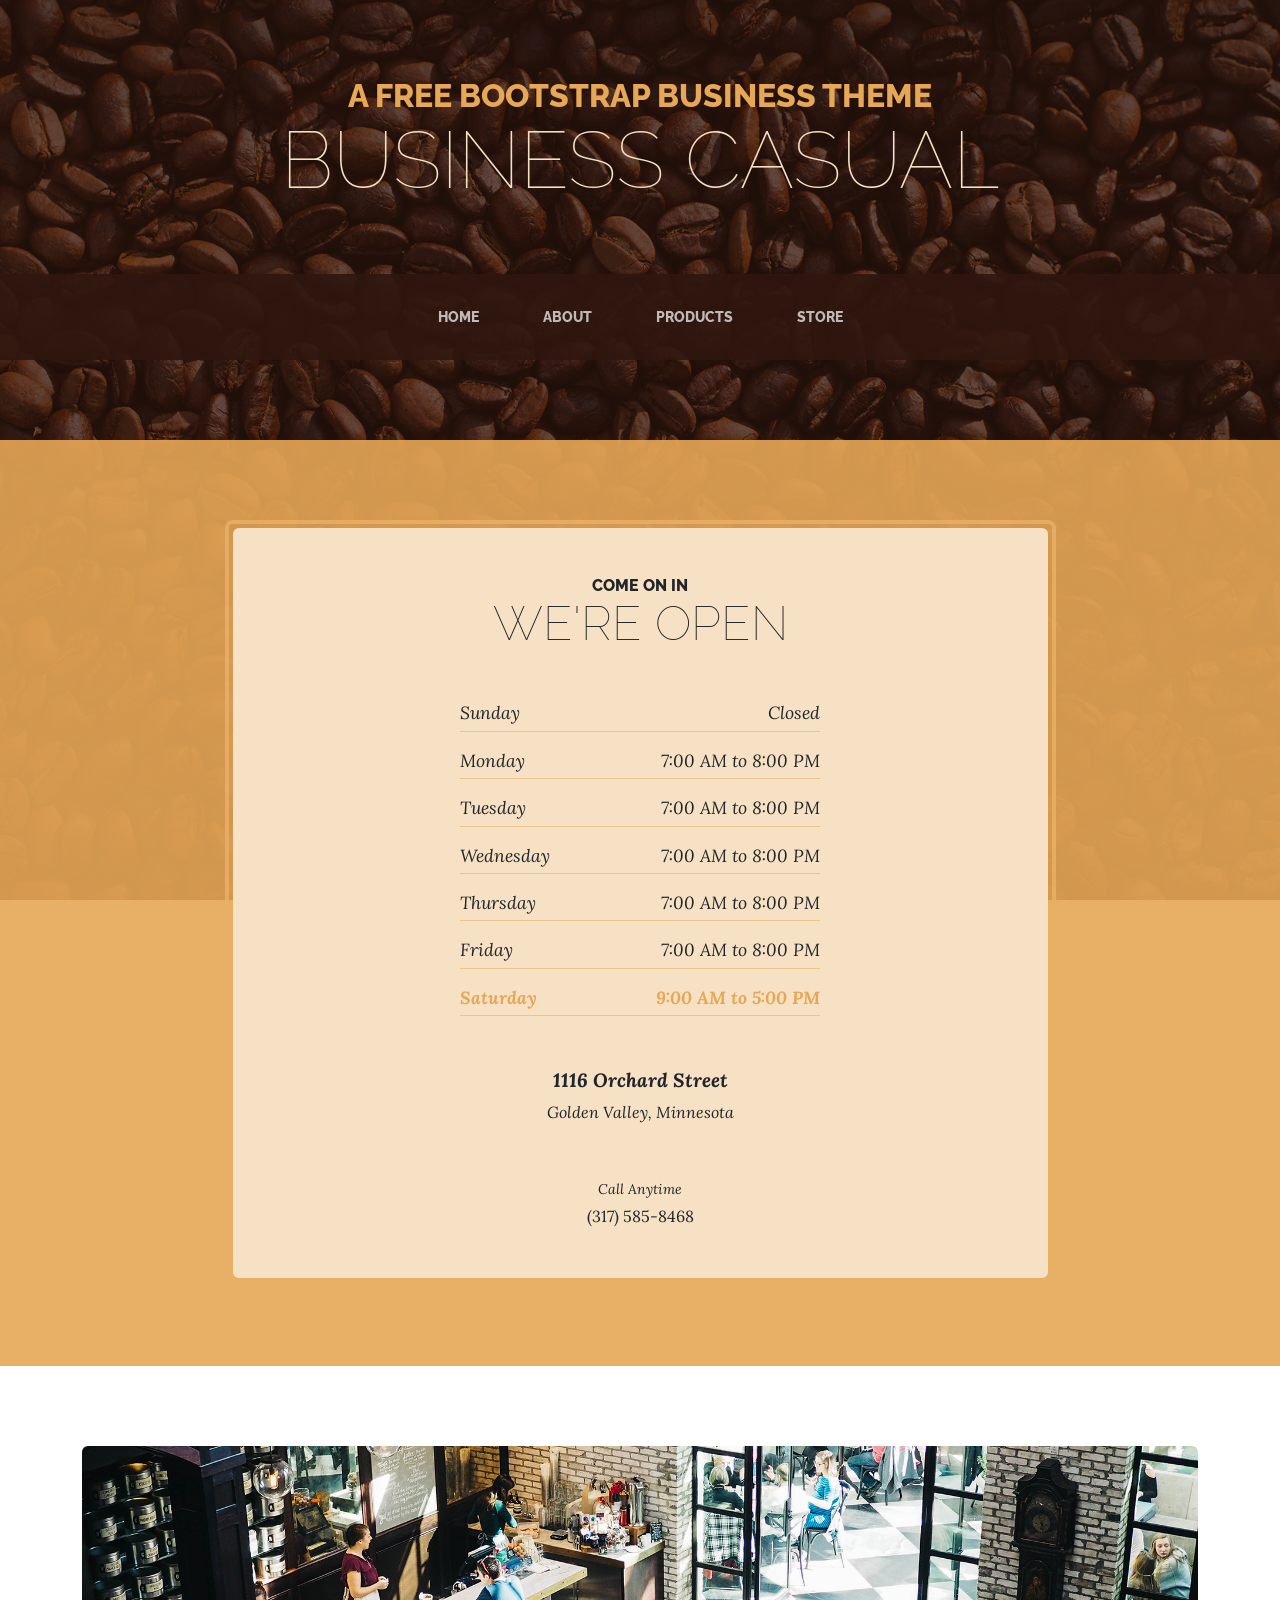
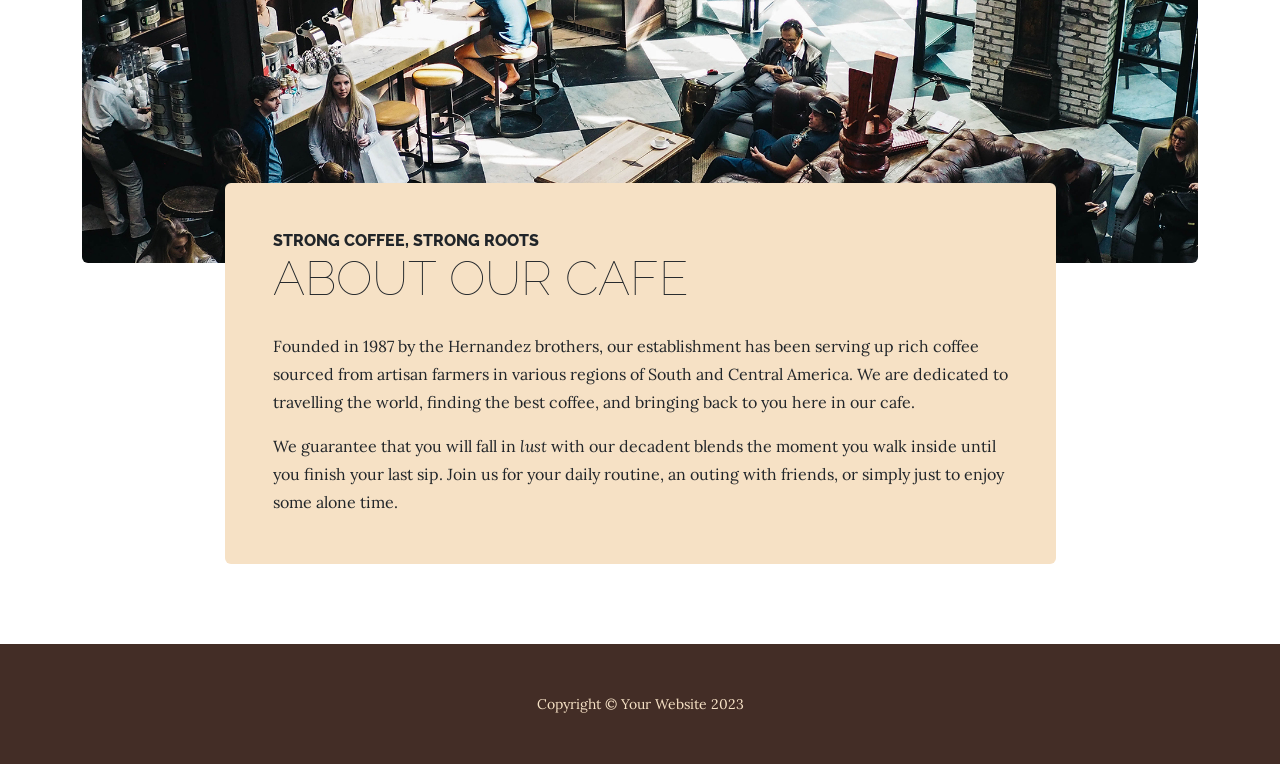
<file: template-original/dist/store.html>
<!DOCTYPE html>
<html lang="en">
    <head>
        <meta charset="utf-8" />
        <meta name="viewport" content="width=device-width, initial-scale=1, shrink-to-fit=no" />
        <meta name="description" content="" />
        <meta name="author" content="" />
        <title>Business Casual - Start Bootstrap Theme</title>
        <link rel="icon" type="image/x-icon" href="assets/favicon.ico" />
        <!-- Google fonts-->
        <link href="https://fonts.googleapis.com/css?family=Raleway:100,100i,200,200i,300,300i,400,400i,500,500i,600,600i,700,700i,800,800i,900,900i" rel="stylesheet" />
        <link href="https://fonts.googleapis.com/css?family=Lora:400,400i,700,700i" rel="stylesheet" />
        <!-- Core theme CSS (includes Bootstrap)-->
        <link href="css/styles.css" rel="stylesheet" />
    </head>
    <body>
        <header>
            <h1 class="site-heading text-center text-faded d-none d-lg-block">
                <span class="site-heading-upper text-primary mb-3">A Free Bootstrap Business Theme</span>
                <span class="site-heading-lower">Business Casual</span>
            </h1>
        </header>
        <!-- Navigation-->
        <nav class="navbar navbar-expand-lg navbar-dark py-lg-4" id="mainNav">
            <div class="container">
                <a class="navbar-brand text-uppercase fw-bold d-lg-none" href="index.html">Start Bootstrap</a>
                <button class="navbar-toggler" type="button" data-bs-toggle="collapse" data-bs-target="#navbarSupportedContent" aria-controls="navbarSupportedContent" aria-expanded="false" aria-label="Toggle navigation"><span class="navbar-toggler-icon"></span></button>
                <div class="collapse navbar-collapse" id="navbarSupportedContent">
                    <ul class="navbar-nav mx-auto">
                        <li class="nav-item px-lg-4"><a class="nav-link text-uppercase" href="index.html">Home</a></li>
                        <li class="nav-item px-lg-4"><a class="nav-link text-uppercase" href="about.html">About</a></li>
                        <li class="nav-item px-lg-4"><a class="nav-link text-uppercase" href="products.html">Products</a></li>
                        <li class="nav-item px-lg-4"><a class="nav-link text-uppercase" href="store.html">Store</a></li>
                    </ul>
                </div>
            </div>
        </nav>
        <section class="page-section cta">
            <div class="container">
                <div class="row">
                    <div class="col-xl-9 mx-auto">
                        <div class="cta-inner bg-faded text-center rounded">
                            <h2 class="section-heading mb-5">
                                <span class="section-heading-upper">Come On In</span>
                                <span class="section-heading-lower">We're Open</span>
                            </h2>
                            <ul class="list-unstyled list-hours mb-5 text-left mx-auto">
                                <li class="list-unstyled-item list-hours-item d-flex">
                                    Sunday
                                    <span class="ms-auto">Closed</span>
                                </li>
                                <li class="list-unstyled-item list-hours-item d-flex">
                                    Monday
                                    <span class="ms-auto">7:00 AM to 8:00 PM</span>
                                </li>
                                <li class="list-unstyled-item list-hours-item d-flex">
                                    Tuesday
                                    <span class="ms-auto">7:00 AM to 8:00 PM</span>
                                </li>
                                <li class="list-unstyled-item list-hours-item d-flex">
                                    Wednesday
                                    <span class="ms-auto">7:00 AM to 8:00 PM</span>
                                </li>
                                <li class="list-unstyled-item list-hours-item d-flex">
                                    Thursday
                                    <span class="ms-auto">7:00 AM to 8:00 PM</span>
                                </li>
                                <li class="list-unstyled-item list-hours-item d-flex">
                                    Friday
                                    <span class="ms-auto">7:00 AM to 8:00 PM</span>
                                </li>
                                <li class="list-unstyled-item list-hours-item d-flex">
                                    Saturday
                                    <span class="ms-auto">9:00 AM to 5:00 PM</span>
                                </li>
                            </ul>
                            <p class="address mb-5">
                                <em>
                                    <strong>1116 Orchard Street</strong>
                                    <br />
                                    Golden Valley, Minnesota
                                </em>
                            </p>
                            <p class="mb-0">
                                <small><em>Call Anytime</em></small>
                                <br />
                                (317) 585-8468
                            </p>
                        </div>
                    </div>
                </div>
            </div>
        </section>
        <section class="page-section about-heading">
            <div class="container">
                <img class="img-fluid rounded about-heading-img mb-3 mb-lg-0" src="assets/img/about.jpg" alt="..." />
                <div class="about-heading-content">
                    <div class="row">
                        <div class="col-xl-9 col-lg-10 mx-auto">
                            <div class="bg-faded rounded p-5">
                                <h2 class="section-heading mb-4">
                                    <span class="section-heading-upper">Strong Coffee, Strong Roots</span>
                                    <span class="section-heading-lower">About Our Cafe</span>
                                </h2>
                                <p>Founded in 1987 by the Hernandez brothers, our establishment has been serving up rich coffee sourced from artisan farmers in various regions of South and Central America. We are dedicated to travelling the world, finding the best coffee, and bringing back to you here in our cafe.</p>
                                <p class="mb-0">
                                    We guarantee that you will fall in
                                    <em>lust</em>
                                    with our decadent blends the moment you walk inside until you finish your last sip. Join us for your daily routine, an outing with friends, or simply just to enjoy some alone time.
                                </p>
                            </div>
                        </div>
                    </div>
                </div>
            </div>
        </section>
        <footer class="footer text-faded text-center py-5">
            <div class="container"><p class="m-0 small">Copyright &copy; Your Website 2023</p></div>
        </footer>
        <!-- Bootstrap core JS-->
        <script src="https://cdn.jsdelivr.net/npm/bootstrap@5.2.3/dist/js/bootstrap.bundle.min.js"></script>
        <!-- Core theme JS-->
        <script src="js/scripts.js"></script>
    </body>
</html>
</file>
<file: css/ldwings.css>
/*
 * L&D Wings — "Blue Flame" theme
 * Customization layer on top of Start Bootstrap "Business Casual" v7.0.9 (MIT).
 * The template's compiled css/styles.css loads first; everything here overrides it.
 */

:root {
  --ld-royal: #1e5eff;      /* main brand blue */
  --ld-royal-dark: #1446c8; /* hover / text-safe blue */
  --ld-navy: #0b1a33;       /* page background */
  --ld-navy-2: #12264a;     /* raised dark surfaces */
  --ld-cyan: #3dd9ff;       /* glow / highlights on dark */
  --ld-orange: #ff7a1a;     /* buffalo orange: buttons, prices */
  --ld-orange-text: #b8460a;/* orange that passes contrast on light cards */
  --ld-gold: #ffc23d;       /* honey gold */
  --ld-ice: #f4f8ff;        /* light cards / text on dark */
  --ld-ink: #0b1a33;        /* text on light */
  --ld-muted: #4a5a78;      /* secondary text on light */

  --bs-primary: var(--ld-royal);
  --bs-primary-rgb: 30, 94, 255;
  --bs-body-font-family: "Poppins", system-ui, -apple-system, "Segoe UI", Roboto, sans-serif;
}

/* ---------- Base ---------- */
body {
  font-family: var(--bs-body-font-family);
  color: var(--ld-ink);
  background-color: var(--ld-navy);
  /* replaces the template's coffee photo background */
  background-image:
    radial-gradient(ellipse at 15% 0%, rgba(61, 217, 255, 0.18), transparent 55%),
    radial-gradient(ellipse at 90% 30%, rgba(30, 94, 255, 0.35), transparent 60%),
    radial-gradient(ellipse at 50% 100%, rgba(255, 122, 26, 0.12), transparent 60%),
    linear-gradient(180deg, #0b1a33 0%, #081327 100%);
  background-attachment: fixed;
}

h1, h2, h3, h4, h5, h6, .h1, .h2, .h3, .h4, .h5, .h6, .navbar, .btn, .site-heading, .section-heading {
  font-family: "Bebas Neue", "Poppins", sans-serif;
  letter-spacing: 0.04em;
}

a { color: var(--ld-royal-dark); }
a:hover { color: var(--ld-navy); }

:focus-visible {
  outline: 3px solid var(--ld-gold) !important;
  outline-offset: 3px;
}

.skip-link {
  position: absolute;
  left: 1rem;
  top: -4rem;
  z-index: 2000;
  background: var(--ld-gold);
  color: var(--ld-ink);
  padding: 0.6rem 1rem;
  border-radius: 0.5rem;
  font-weight: 600;
  text-decoration: none;
}
.skip-link:focus { top: 1rem; }

.text-primary { color: var(--ld-cyan) !important; }
.text-faded { color: rgba(244, 248, 255, 0.85) !important; }

/* Light cards (template's .bg-faded) */
.bg-faded {
  background-color: var(--ld-ice) !important;
  color: var(--ld-ink);
  box-shadow: 0 1.25rem 2.5rem rgba(0, 0, 0, 0.35);
}

/* ---------- Header / brand ---------- */
.site-heading { margin-top: 3.5rem; margin-bottom: 3rem; }
.site-heading .site-heading-upper {
  font-size: 1.4rem;
  font-weight: 400;
  color: var(--ld-cyan) !important;
  letter-spacing: 0.3em;
}
.site-heading .site-heading-lower {
  font-size: 6.5rem;
  font-weight: 400;
  line-height: 1;
  color: var(--ld-ice);
  text-shadow: 0 0 18px rgba(61, 217, 255, 0.55), 0 0 42px rgba(30, 94, 255, 0.6);
}
.site-heading .flame-amp { color: var(--ld-orange); text-shadow: 0 0 18px rgba(255, 122, 26, 0.6); }

/* ---------- Navbar ---------- */
#mainNav {
  background-color: rgba(8, 19, 39, 0.92);
  border-top: 1px solid rgba(61, 217, 255, 0.25);
  border-bottom: 1px solid rgba(61, 217, 255, 0.25);
  font-family: "Bebas Neue", sans-serif;
}
#mainNav .navbar-brand { color: var(--ld-ice); font-size: 1.8rem; font-weight: 400 !important; }
#mainNav .navbar-brand span { color: var(--ld-orange); }
#mainNav .navbar-nav .nav-item .nav-link {
  color: rgba(244, 248, 255, 0.82);
  font-weight: 400;
  font-size: 1.25rem;
  letter-spacing: 0.12em;
}
#mainNav .navbar-nav .nav-item .nav-link:hover { color: var(--ld-ice); }
#mainNav .navbar-nav .nav-item.active .nav-link,
#mainNav .navbar-nav .nav-link[aria-current="page"] {
  color: var(--ld-cyan);
  text-shadow: 0 0 10px rgba(61, 217, 255, 0.6);
}

/* ---------- Section headings ---------- */
.section-heading .section-heading-upper {
  font-size: 1.15rem;
  font-weight: 400;
  color: var(--ld-royal-dark);
  letter-spacing: 0.2em;
}
.section-heading .section-heading-lower {
  font-size: 3.2rem;
  font-weight: 400;
  color: var(--ld-ink);
  line-height: 1;
}
.section-title-dark .section-heading-upper { color: var(--ld-cyan); }
.section-title-dark .section-heading-lower { color: var(--ld-ice); }

/* ---------- Buttons ---------- */
.btn-primary {
  --bs-btn-bg: var(--ld-orange);
  --bs-btn-border-color: var(--ld-orange);
  --bs-btn-color: var(--ld-ink);
  --bs-btn-hover-bg: var(--ld-gold);
  --bs-btn-hover-border-color: var(--ld-gold);
  --bs-btn-hover-color: var(--ld-ink);
  --bs-btn-active-bg: #e86400;
  --bs-btn-active-border-color: #e86400;
  --bs-btn-active-color: var(--ld-ink);
  font-size: 1.2rem;
  letter-spacing: 0.1em;
}
.btn-xl { font-size: 1.35rem; padding: 1.1rem 2.2rem; }
.btn-outline-blue {
  --bs-btn-color: var(--ld-royal-dark);
  --bs-btn-border-color: var(--ld-royal-dark);
  --bs-btn-hover-bg: var(--ld-royal-dark);
  --bs-btn-hover-color: #fff;
  --bs-btn-active-bg: var(--ld-navy);
  --bs-btn-active-color: #fff;
  font-size: 1.15rem;
  letter-spacing: 0.08em;
}
.btn-outline-ice {
  --bs-btn-color: var(--ld-ice);
  --bs-btn-border-color: rgba(244, 248, 255, 0.7);
  --bs-btn-hover-bg: var(--ld-ice);
  --bs-btn-hover-color: var(--ld-ink);
  font-size: 1.2rem;
  letter-spacing: 0.1em;
}

/* ---------- Template sections, recolored ---------- */
.cta { background-color: rgba(30, 94, 255, 0.85); }
.cta .cta-inner:before { border-color: rgba(244, 248, 255, 0.6); }
.list-hours .list-hours-item { border-bottom-color: rgba(30, 94, 255, 0.35); font-style: normal; }
.list-hours .list-hours-item.today { color: var(--ld-royal-dark); font-weight: 700; }
.footer { background-color: rgba(5, 12, 26, 0.95); }
.footer a { color: var(--ld-cyan); }
.footer a:hover { color: var(--ld-ice); }

/* Remote photos keep their shape before they load */
.intro-img, .about-heading-img, .product-item-img {
  object-fit: cover;
  background: var(--ld-navy-2);
}
.intro-img { aspect-ratio: 3 / 2; }
.about-heading-img { aspect-ratio: 21 / 9; width: 100%; }

.price-tag {
  display: inline-block;
  font-family: "Bebas Neue", sans-serif;
  font-size: 1.6rem;
  color: var(--ld-orange-text);
  letter-spacing: 0.05em;
}

/* ---------- Featured dishes ---------- */
.dish-card {
  background: var(--ld-ice);
  border-radius: 1rem;
  overflow: hidden;
  height: 100%;
  box-shadow: 0 1rem 2rem rgba(0, 0, 0, 0.35);
  transition: transform 0.25s ease, box-shadow 0.25s ease;
}
.dish-card:hover { transform: translateY(-6px); box-shadow: 0 1.5rem 2.5rem rgba(30, 94, 255, 0.35); }
.dish-card img { width: 100%; aspect-ratio: 4 / 3; object-fit: cover; display: block; background: var(--ld-navy-2); }
.dish-card .dish-body { padding: 1.4rem 1.5rem 1.6rem; }
.dish-card h3 { font-size: 2rem; margin-bottom: 0.25rem; color: var(--ld-ink); }
.dish-card p { color: var(--ld-muted); margin-bottom: 0.75rem; }
.badge-heat {
  display: inline-block;
  font-size: 0.78rem;
  font-weight: 600;
  padding: 0.25rem 0.65rem;
  border-radius: 999px;
  background: var(--ld-navy);
  color: var(--ld-ice);
}
.badge-heat.heat-blue { background: var(--ld-royal); color: #fff; box-shadow: 0 0 10px rgba(61, 217, 255, 0.8); }

/* ---------- Spice meter infographic ---------- */
.spice-meter { list-style: none; padding: 0; margin: 0; }
.spice-meter li { margin-bottom: 1.1rem; }
.spice-meter .meter-label { display: flex; justify-content: space-between; font-weight: 600; margin-bottom: 0.35rem; }
.spice-meter .meter-track {
  height: 1rem;
  border-radius: 999px;
  background: #dbe4f5;
  overflow: hidden;
}
.spice-meter .meter-fill {
  height: 100%;
  width: 0;
  border-radius: 999px;
  background: linear-gradient(90deg, var(--ld-gold), var(--ld-orange));
  transition: width 1.4s cubic-bezier(.2,.8,.2,1);
}
.spice-meter .meter-fill.is-blue {
  background: linear-gradient(90deg, var(--ld-orange), var(--ld-royal), var(--ld-cyan));
  box-shadow: 0 0 12px rgba(61, 217, 255, 0.9);
}
.spice-meter.is-visible .meter-fill { width: var(--level); }

/* Animated flame icon */
.flame {
  display: inline-block;
  width: 3rem;
  height: 3rem;
  animation: flicker 1.6s ease-in-out infinite alternate;
  transform-origin: 50% 90%;
}
@keyframes flicker {
  0%   { transform: scale(1) rotate(-2deg); filter: drop-shadow(0 0 6px rgba(61, 217, 255, 0.7)); }
  50%  { transform: scale(1.08, 0.95) rotate(2deg); }
  100% { transform: scale(0.96, 1.06) rotate(-1deg); filter: drop-shadow(0 0 14px rgba(30, 94, 255, 0.9)); }
}

/* ---------- Video ---------- */
.video-frame {
  position: relative;
  border-radius: 1rem;
  overflow: hidden;
  background: #000;
  box-shadow: 0 0 0 2px rgba(61, 217, 255, 0.35), 0 1.5rem 3rem rgba(0, 0, 0, 0.5);
}
.video-frame video { display: block; width: 100%; aspect-ratio: 16 / 9; background: #000; }
.video-fallback {
  display: none;
  position: absolute;
  inset: 0;
  align-items: center;
  justify-content: center;
  text-align: center;
  padding: 2rem;
  color: var(--ld-ice);
  background: linear-gradient(rgba(11, 26, 51, 0.82), rgba(11, 26, 51, 0.92)), var(--poster) center / cover;
}
.video-frame.is-missing .video-fallback { display: flex; }
.transcript summary { cursor: pointer; font-weight: 600; color: var(--ld-royal-dark); }

/* ---------- Menu page ---------- */
.package-card {
  background: var(--ld-ice);
  border-radius: 1rem;
  padding: 2rem 1.5rem;
  text-align: center;
  height: 100%;
  border: 3px solid transparent;
  box-shadow: 0 1rem 2rem rgba(0, 0, 0, 0.35);
}
.package-card.featured { border-color: var(--ld-orange); position: relative; }
.package-card.featured::before {
  content: "Best seller";
  position: absolute;
  top: -0.9rem;
  left: 50%;
  transform: translateX(-50%);
  background: var(--ld-orange);
  color: var(--ld-ink);
  font-weight: 700;
  font-size: 0.8rem;
  padding: 0.2rem 0.9rem;
  border-radius: 999px;
}
.package-card .h3 { font-size: 2.2rem; color: var(--ld-ink); font-family: "Bebas Neue", sans-serif; font-weight: 400; }
.package-card .price-tag { font-size: 3rem; }
.package-card ul { text-align: left; color: var(--ld-muted); padding-left: 1.2rem; }

.menu-tools {
  background: var(--ld-ice);
  border-radius: 1rem;
  padding: 1.25rem;
}
.filter-btn {
  border: 2px solid var(--ld-royal-dark);
  background: transparent;
  color: var(--ld-royal-dark);
  border-radius: 999px;
  padding: 0.35rem 1rem;
  font-weight: 600;
  font-size: 0.9rem;
  margin: 0.2rem;
}
.filter-btn[aria-pressed="true"] { background: var(--ld-royal-dark); color: #fff; }
.filter-btn:hover { background: rgba(20, 70, 200, 0.12); }
.filter-btn[aria-pressed="true"]:hover { background: var(--ld-navy); }
/* Filter buttons placed directly on the dark page background */
.filter-btn.btn-on-dark { border-color: var(--ld-cyan); color: var(--ld-cyan); }
.filter-btn.btn-on-dark:hover { background: rgba(61, 217, 255, 0.15); }
.filter-btn.btn-on-dark[aria-pressed="true"] { background: var(--ld-cyan); color: var(--ld-ink); }

.menu-item {
  background: var(--ld-ice);
  border-radius: 0.9rem;
  padding: 1.1rem 1.25rem;
  height: 100%;
  display: flex;
  gap: 1rem;
  align-items: flex-start;
  border-left: 6px solid var(--ld-royal);
}
.menu-item[data-heat="blue"] { border-left-color: var(--ld-cyan); }
.menu-item[data-heat="hot"] { border-left-color: var(--ld-orange); }
.menu-item[data-heat="mild"] { border-left-color: var(--ld-gold); }
.menu-item h3 { font-size: 1.6rem; margin: 0; color: var(--ld-ink); }
.menu-item p { margin: 0.2rem 0 0; color: var(--ld-muted); font-size: 0.92rem; line-height: 1.5; }
.menu-item .price-tag { font-size: 1.4rem; margin-left: auto; white-space: nowrap; }
.menu-empty { color: var(--ld-ice); }

/* ---------- Gallery ---------- */
.gallery-grid {
  display: grid;
  grid-template-columns: repeat(auto-fill, minmax(240px, 1fr));
  gap: 1rem;
}
.gallery-item {
  border: 0;
  padding: 0;
  border-radius: 0.9rem;
  overflow: hidden;
  background: var(--ld-navy-2);
  position: relative;
  cursor: zoom-in;
  aspect-ratio: 1 / 1;
}
.gallery-item img { width: 100%; height: 100%; object-fit: cover; transition: transform 0.4s ease; }
.gallery-item:hover img, .gallery-item:focus-visible img { transform: scale(1.06); }
.gallery-item figcaption {
  position: absolute;
  left: 0; right: 0; bottom: 0;
  padding: 0.6rem 0.8rem;
  text-align: left;
  font-size: 0.85rem;
  color: #fff;
  background: linear-gradient(transparent, rgba(5, 12, 26, 0.9));
}
.gallery-item[hidden] { display: none; }

.lightbox {
  position: fixed;
  inset: 0;
  z-index: 1080;
  background: rgba(5, 12, 26, 0.94);
  display: flex;
  align-items: center;
  justify-content: center;
  padding: 3.5rem 1rem 1rem;
}
.lightbox[hidden] { display: none; }
.lightbox figure { margin: 0; max-width: min(1100px, 100%); text-align: center; }
.lightbox img { max-width: 100%; max-height: 75vh; border-radius: 0.75rem; box-shadow: 0 0 30px rgba(30, 94, 255, 0.5); }
.lightbox figcaption { color: var(--ld-ice); margin-top: 0.8rem; }
.lightbox-btn {
  position: absolute;
  background: rgba(244, 248, 255, 0.12);
  color: var(--ld-ice);
  border: 1px solid rgba(244, 248, 255, 0.35);
  border-radius: 999px;
  width: 3rem;
  height: 3rem;
  font-size: 1.5rem;
  line-height: 1;
}
.lightbox-btn:hover { background: var(--ld-royal); }
.lightbox-close { top: 1rem; right: 1rem; }
.lightbox-prev { left: 1rem; top: 50%; transform: translateY(-50%); }
.lightbox-next { right: 1rem; top: 50%; transform: translateY(-50%); }

/* ---------- About / location ---------- */
.map-frame {
  border: 0;
  width: 100%;
  aspect-ratio: 16 / 10;
  border-radius: 1rem;
  box-shadow: 0 0 0 2px rgba(61, 217, 255, 0.35);
}
.open-status {
  display: inline-block;
  padding: 0.3rem 0.9rem;
  border-radius: 999px;
  font-weight: 600;
  font-size: 0.9rem;
}
.open-status.is-open { background: #d6f5e3; color: #0b5d2c; }
.open-status.is-closed { background: #ffe1d1; color: #8a2f00; }

/* ---------- Contact ---------- */
.contact-card { background: var(--ld-ice); border-radius: 1rem; padding: 1.5rem; height: 100%; }
.contact-card .h3 { font-size: 1.7rem; color: var(--ld-ink); font-family: "Bebas Neue", sans-serif; font-weight: 400; }
.form-label { font-weight: 600; }
.form-control:focus, .form-select:focus { border-color: var(--ld-royal); box-shadow: 0 0 0 0.25rem rgba(30, 94, 255, 0.25); }
.required-mark { color: #b3261e; }
.form-success {
  border-radius: 0.75rem;
  background: #d6f5e3;
  color: #0b5d2c;
  padding: 1rem 1.25rem;
}

/* ---------- Credits ---------- */
.credits-table td, .credits-table th { vertical-align: top; font-size: 0.92rem; }

/* ---------- Responsive ---------- */
@media (max-width: 991.98px) {
  .site-heading .site-heading-lower { font-size: 4.2rem; }
  .section-heading .section-heading-lower { font-size: 2.5rem; }
  .page-section { margin-top: 3rem; margin-bottom: 3rem; }
}
@media (max-width: 575.98px) {
  .bg-faded.p-5 { padding: 1.75rem !important; }
  .cta .cta-inner { padding: 1.75rem; }
  .menu-item { flex-direction: column; gap: 0.4rem; }
  .menu-item .price-tag { margin-left: 0; }
  .lightbox-prev, .lightbox-next { top: auto; bottom: 1rem; transform: none; }
}

@media (prefers-reduced-motion: reduce) {
  *, *::before, *::after { animation: none !important; transition: none !important; }
  .spice-meter .meter-fill { width: var(--level); }
}

/* Long URLs (credits page) wrap instead of widening the page on phones */
.bg-faded p a, .credits-table a { overflow-wrap: anywhere; }
</file>
